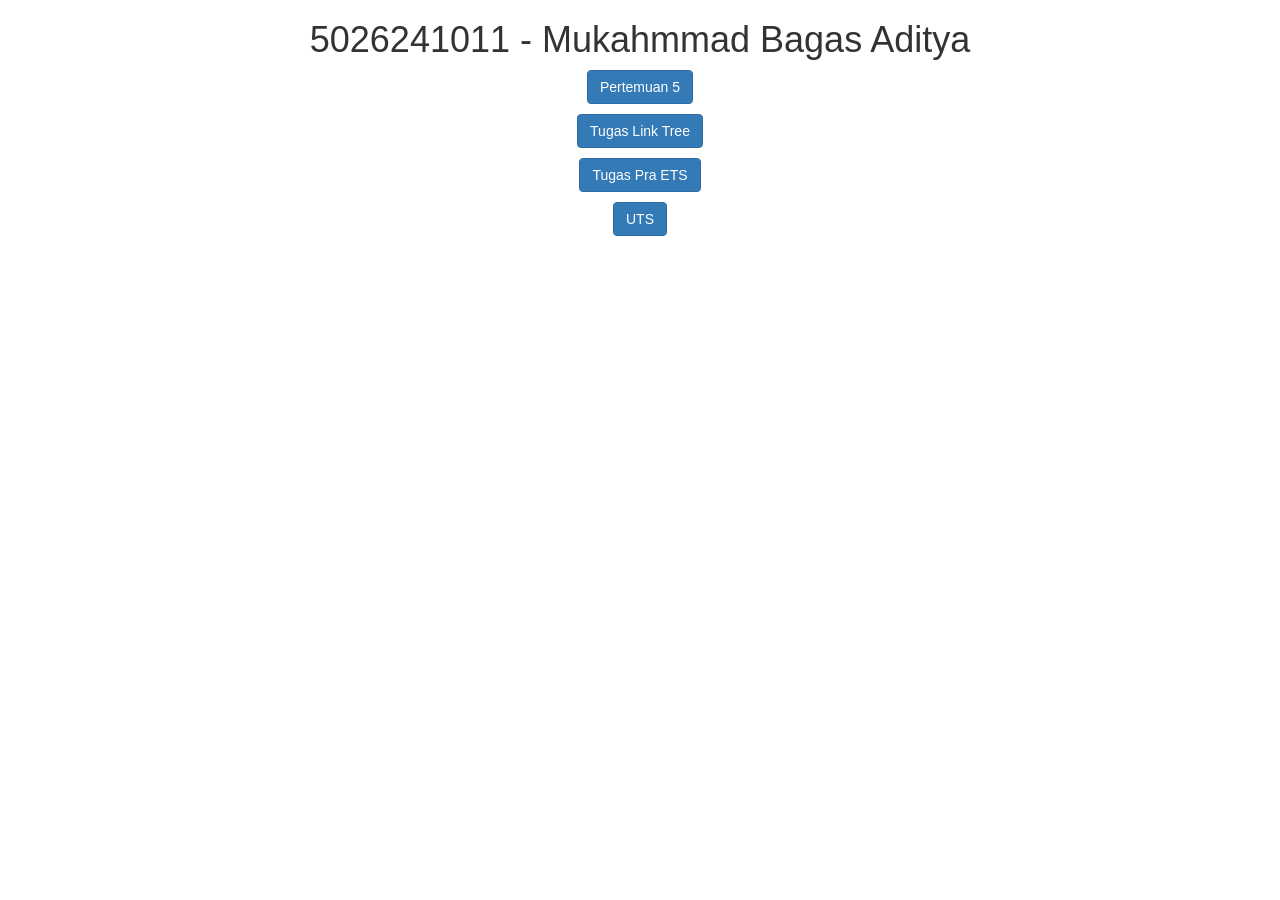
<file: index.html>
<!DOCTYPE html>
<html lang="id">
<head>
  <title>5026241011</title>
  <meta charset="utf-8">
  <meta name="viewport" content="width=device-width, initial-scale=1">
  <link rel="stylesheet" href="https://maxcdn.bootstrapcdn.com/bootstrap/3.4.1/css/bootstrap.min.css">
  <script src="https://ajax.googleapis.com/ajax/libs/jquery/3.7.1/jquery.min.js"></script>
  <script src="https://maxcdn.bootstrapcdn.com/bootstrap/3.4.1/js/bootstrap.min.js"></script>
  
  <style>
  
  </style>

</head>

<body>

  <div class="container-custom">
    <center>
        <h1>5026241011 - Mukahmmad Bagas Aditya</h1>
        <p>
            <a href="pertemuan5.html" target="_blank" class="btn btn-primary">
                Pertemuan 5
            </a>
        </p>
        <p>
            <a href="linktree.html" target="_blank" class="btn btn-primary">
                Tugas Link Tree
            </a>
        </p>
        <p>
            <a href="tugas_ets.html" target="_blank" class="btn btn-primary">
                Tugas Pra ETS
            </a>
        </p>
        <p>
            <a href=" " target="_blank" class="btn btn-primary">
                UTS
            </a>
        </p>
    </center>
  </div>

</body>

</html>
</file>
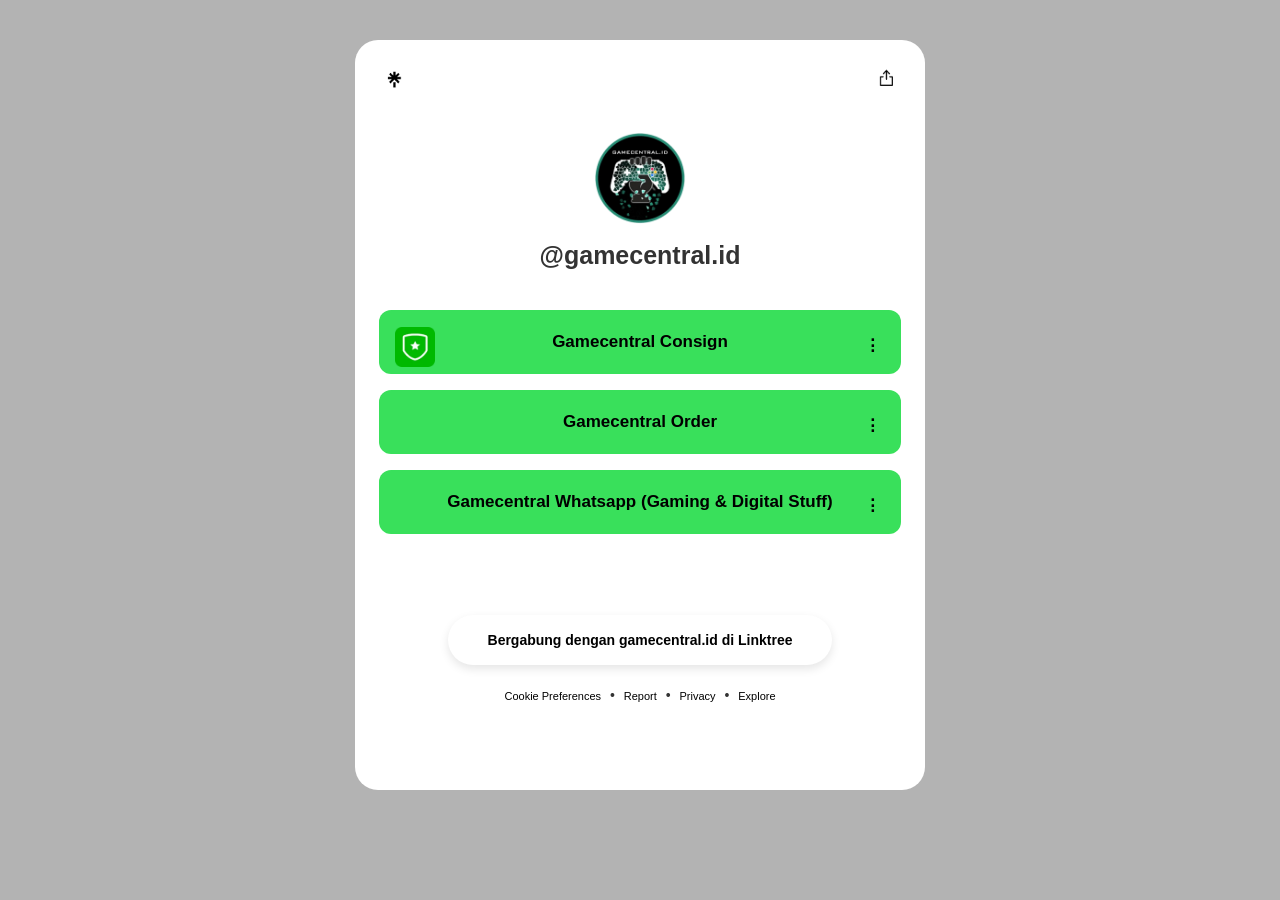
<file: linktree.html>
<!DOCTYPE html>
<html lang="id">
<head>
  <title>5026241011</title>
  <meta charset="utf-8">
  <meta name="viewport" content="width=device-width, initial-scale=1">
  <link rel="stylesheet" href="https://maxcdn.bootstrapcdn.com/bootstrap/3.4.1/css/bootstrap.min.css">
  <script src="https://ajax.googleapis.com/ajax/libs/jquery/3.7.1/jquery.min.js"></script>
  <script src="https://maxcdn.bootstrapcdn.com/bootstrap/3.4.1/js/bootstrap.min.js"></script>
  
    <style>
        * {
            margin: 0;
            padding: 0;
            box-sizing: border-box;
            font-family: Arial, sans-serif;
        }

        body {
            background-color: #b3b3b3; 
            padding: 40px 0; 
        }

        /*-- KOTAK UTAMA --*/
        .linktree-container {
            background-color: #ffffff;
            width: 100%; 
            max-width: 570px;
            min-height: 750px;
            margin: 0 auto;
            border-radius: 23px;
            position: relative; 
            overflow: hidden;
            display: flex;
            flex-direction: column;
        }

        /*-- (HEADER) --*/
        .top-nav {
            padding: 24px;
            height: 80px; 
        }

        .icon-left {
            float: left; 
            width: 30px; 
            height: 30px;
            object-fit: contain;
        }

        .icon-right {
            float: right; 
            width: 30px; 
            height: 30px;
            object-fit: contain;
        }

        /*-- PROFIL --*/
        .profile-section {
            text-align: center; 
            margin-top: 10px;
        }

        .profile-image img {
            width: 96px;
            height: 96px;
            border-radius: 50px; 
            border: 2px solid #fff;
        }

        .username {
            margin-top: 16px;
            font-size: 25px;
            font-weight: bold;
        }

        /*-- TOMBOL LINK --*/
        .links-section {
            padding: 30px 24px;
        }

        .link-card {
            display: block; 
            background-color: #39e05b;
            padding: 20px;
            border-radius: 12px;
            text-decoration: none; 
            color: #000;
            margin-bottom: 16px; 
            font-weight: bold;
            font-size: 17px;
            text-align: center;
            position: relative; 
        }

        .link-icon {
            position: absolute; 
            left: 16px; 
            top: 15px; 
        }

        .link-icon img {
            width: 40px; 
            height: 45px;
            object-fit: contain;
        }

        .link-menu {
            position: absolute; 
            right: 20px; 
            top: 24px; 
        }

        /*-- AREA BAWAH (FOOTER) --*/
        .footer-section {
            position: absolute; 
            bottom: 70px;
            width: 100%;
            text-align: center;
            z-index: 2; 
        }

        .join-badge {
            background-color: #ffffff;
            color: #000;
            padding: 15px 40px;
            border-radius: 50px; 
            font-weight: bold;
            font-size: 14px;
            box-shadow: 0 4px 10px rgba(0,0,0,0.1); 
            display: inline-block;
        }

        .footer-links {
            margin-top: 20px; 
            margin-bottom: 15px;
        }

        .footer-links a {
            color: #000;
            font-size: 11px;
            text-decoration: none;
            margin: 0 5px; 
        }
    </style>
</head>

<body>
    <main class="linktree-container">
        
        <header class="top-nav">
            <img class="icon-left" src="Screenshot 2026-04-07 231730.png" alt="Icon Bintang">
            <img class="icon-right" src="image.png" alt="Icon Share">
        </header>

        <section class="profile-section">
            <div class="profile-image">
                <img src="fmDQSvMWRd24fuvpq2I8_4b264c6998b83f0813d7572a5d5594649.webp" alt="Profile Logo">
            </div>
            <h1 class="username">@gamecentral.id</h1>
        </section>

        <section class="links-section">
            <a href="#" class="link-card">
                <div class="link-icon">
                    <img src="5588a9a9-c3da-44f7-b6d6-1d8bd42b261a_f256x256.webp" alt="Shield Icon">
                </div>
                <span class="link-text">Gamecentral Consign</span>
                <div class="link-menu">⋮</div>
            </a>
            
            <a href="#" class="link-card">
                <div class="link-icon empty"></div>
                <span class="link-text">Gamecentral Order</span>
                <div class="link-menu">⋮</div>
            </a>

            <a href="#" class="link-card">
                <div class="link-icon empty"></div>
                <span class="link-text">Gamecentral Whatsapp (Gaming & Digital Stuff)</span>
                <div class="link-menu">⋮</div>
            </a>
        </section>

        <footer class="footer-section">
            <div class="join-badge">Bergabung dengan gamecentral.id di Linktree</div>
            
            <div class="footer-links">
                <a href="#">Cookie Preferences</a> •
                <a href="#">Report</a> •
                <a href="#">Privacy</a> •
                <a href="#">Explore</a>
            </div>
        </footer>

    </main>
</body>
</html>
</file>
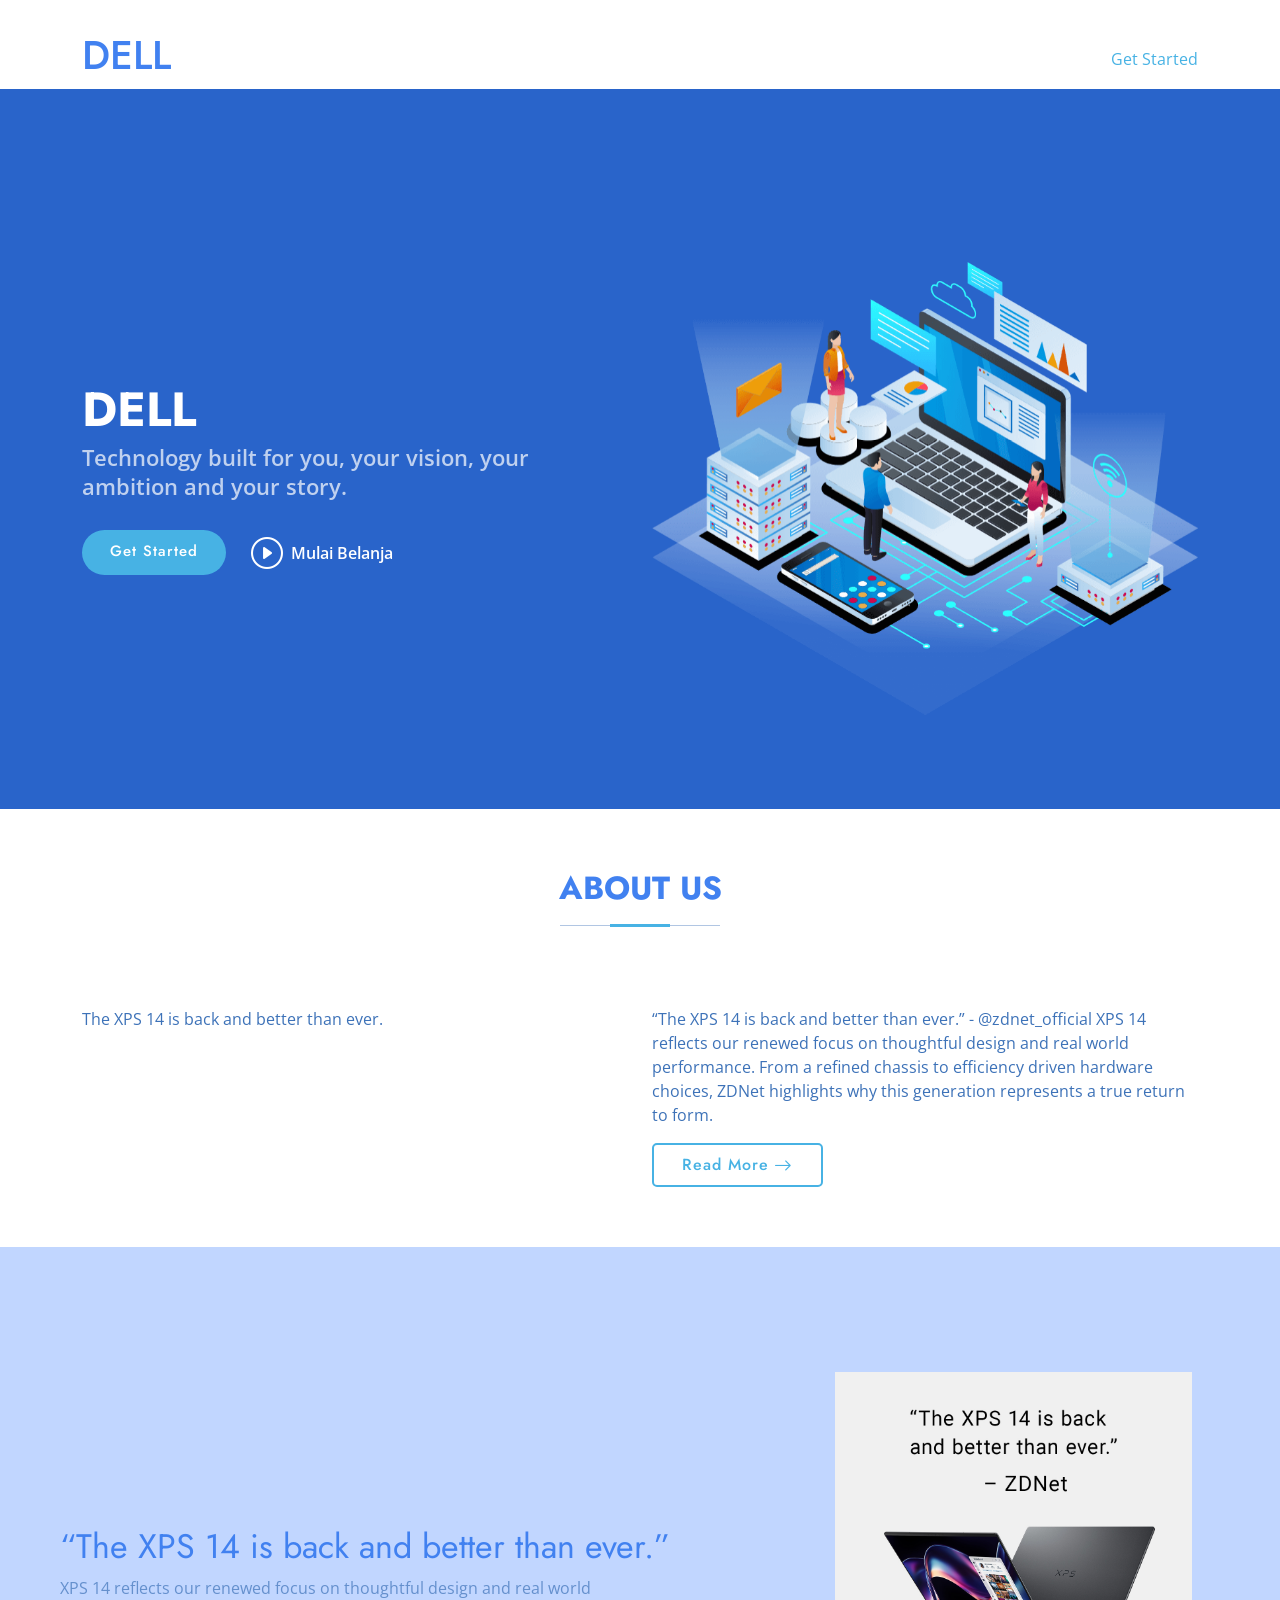
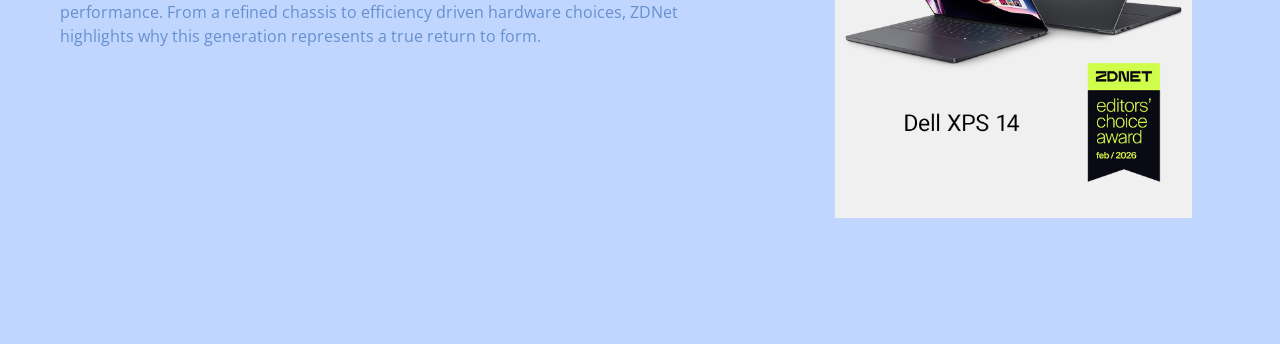
<file: pertemuan5.html>
<!DOCTYPE html>
<html lang="en">

<head>
  <meta charset="utf-8">
  <meta content="width=device-width, initial-scale=1.0" name="viewport">
  <title>DELL</title>
  <meta name="description" content="">
  <meta name="keywords" content="">

  <!-- Favicons -->
  <link href="assets/img/favicon.png" rel="icon">
  <link href="assets/img/apple-touch-icon.png" rel="apple-touch-icon">

  <!-- Fonts -->
  <link href="https://fonts.googleapis.com" rel="preconnect">
  <link href="https://fonts.gstatic.com" rel="preconnect" crossorigin>
  <link href="https://fonts.googleapis.com/css2?family=Open+Sans:ital,wght@0,300;0,400;0,500;0,600;0,700;0,800;1,300;1,400;1,500;1,600;1,700;1,800&family=Poppins:ital,wght@0,100;0,200;0,300;0,400;0,500;0,600;0,700;0,800;0,900;1,100;1,200;1,300;1,400;1,500;1,600;1,700;1,800;1,900&family=Jost:ital,wght@0,100;0,200;0,300;0,400;0,500;0,600;0,700;0,800;0,900;1,100;1,200;1,300;1,400;1,500;1,600;1,700;1,800;1,900&display=swap" rel="stylesheet">

  <!-- Vendor CSS Files -->
  <link href="assets/vendor/bootstrap/css/bootstrap.min.css" rel="stylesheet">
  <link href="assets/vendor/bootstrap-icons/bootstrap-icons.css" rel="stylesheet">
  <link href="assets/vendor/aos/aos.css" rel="stylesheet">
  <link href="assets/vendor/glightbox/css/glightbox.min.css" rel="stylesheet">
  <link href="assets/vendor/swiper/swiper-bundle.min.css" rel="stylesheet">

  <!-- Main CSS File -->
  <link href="assets/css/main.css" rel="stylesheet">
  
  <!-- =======================================================
  * Template Name: Arsha
  * Template URL: https://bootstrapmade.com/arsha-free-bootstrap-html-template-corporate/
  * Updated: Feb 22 2025 with Bootstrap v5.3.3
  * Author: BootstrapMade.com
  * License: https://bootstrapmade.com/license/
  ======================================================== -->
</head>

<body class="index-page">

    <header id="header" class="header d-flex align-items-center sticky-top">
    </header>
        <div class="container-fluid container-xl position-relative d-flex align-items-center">

        <a href="index.html" class="logo d-flex align-items-center me-auto">
            <!-- Uncomment the line below if you also wish to use an image logo -->
            <!-- <img src="assets/img/logo.webp" alt=""> -->
            <h1 class="sitename">DELL</h1>
        </a>

        <nav id="navmenu" class="navmenu">
            <ul>
                <li><a href="#header">Home</a></li>
                <li><a href="#about">About</a></li>
                <li><a href="#services">Services</a></li>
            </ul>
            <i class="mobile-nav-toggle d-xl-none bi bi-list"></i>
        </nav>

        <a class="btn-getstarted" href="#about">Get Started</a>

        </div>
    </header>

    <main class="main">

    <!-- Header Section -->
    <section id="header" class="hero section dark-background">

      <div class="container">
        <div class="row gy-4">
          <div class="col-lg-6 order-2 order-lg-1 d-flex flex-column justify-content-center" data-aos="zoom-out">
            <h1>DELL</h1>
            <p>Technology built for you, your vision, your ambition and your story. </p>
            <div class="d-flex">
              <a href="#about" class="btn-get-started">Get Started</a>
              <a href="https://www.youtube.com/watch?v=Y7f98aduVJ8" class="glightbox btn-watch-video d-flex align-items-center"><i class="bi bi-play-circle"></i><span>Mulai Belanja</span></a>
            </div>
          </div>
          <div class="col-lg-6 order-1 order-lg-2 hero-img" data-aos="zoom-out" data-aos-delay="200">
            <img src="assets/img/hero-img.png" class="img-fluid animated" alt="">
          </div>
        </div>
      </div>
    </section><!-- /Header Section -->

      <section id="about" class="about section">

      <!-- Section Title -->
      <div class="container section-title" data-aos="fade-up">
        <h2>About Us</h2>
      </div><!-- End Section Title -->

      <div class="container">

        <div class="row gy-4">

          <div class="col-lg-6 content" data-aos="fade-up" data-aos-delay="100">
            <p>
              The XPS 14 is back and better than ever.
            </p>
          </div>

          <div class="col-lg-6" data-aos="fade-up" data-aos-delay="200">
            <p>“The XPS 14 is back and better than ever.” - @zdnet_official

XPS 14 reflects our renewed focus on thoughtful design and real world performance. From a refined chassis to efficiency driven hardware choices, ZDNet highlights why this generation represents a true return to form. </p>
            <a href="#" class="read-more"><span>Read More</span><i class="bi bi-arrow-right"></i></a>
          </div>

        </div>

      </div>

    </section><!-- /About Section -->

        <!-- laptop Section -->
    <section id="laptop" class="section why-us light-background" data-builder="section">

      <div class="container-fluid">

        <div class="row gy-4">

          <div class="col-lg-7 d-flex flex-column justify-content-center order-2 order-lg-1">

            <div class="content px-xl-5" data-aos="fade-up" data-aos-delay="100">
              <h3>“The XPS 14 is back and better than ever.”</h3>

<p>XPS 14 reflects our renewed focus on thoughtful design and real world performance. From a refined chassis to efficiency driven hardware choices, ZDNet highlights why this generation represents a true return to form. </p>
            </div>

          </div>

          <div class="col-lg-5 order-1 order-lg-2 why-us-img">
            <img src="dell_post_3_18_2026_8_12_31 PM3855567990432234560.jpg" class="img-fluid" alt="" data-aos="zoom-in" data-aos-delay="100">
          </div>
        </div>

      </div>

    </section><!-- /Why Us Section -->

    </main>



        <!-- Scroll Top -->
        <a href="#" id="scroll-top" class="scroll-top d-flex align-items-center justify-content-center"><i class="bi bi-arrow-up-short"></i></a>

        <!-- Preloader -->
        <div id="preloader"></div>

        <!-- Vendor JS Files -->
        <script src="assets/vendor/bootstrap/js/bootstrap.bundle.min.js"></script>
        <script src="assets/vendor/php-email-form/validate.js"></script>
        <script src="assets/vendor/aos/aos.js"></script>
        <script src="assets/vendor/glightbox/js/glightbox.min.js"></script>
        <script src="assets/vendor/swiper/swiper-bundle.min.js"></script>
        <script src="assets/vendor/waypoints/noframework.waypoints.js"></script>
        <script src="assets/vendor/imagesloaded/imagesloaded.pkgd.min.js"></script>
        <script src="assets/vendor/isotope-layout/isotope.pkgd.min.js"></script>

        <!-- Main JS File -->
        <script src="assets/js/main.js"></script>


</body>

</html>
</file>
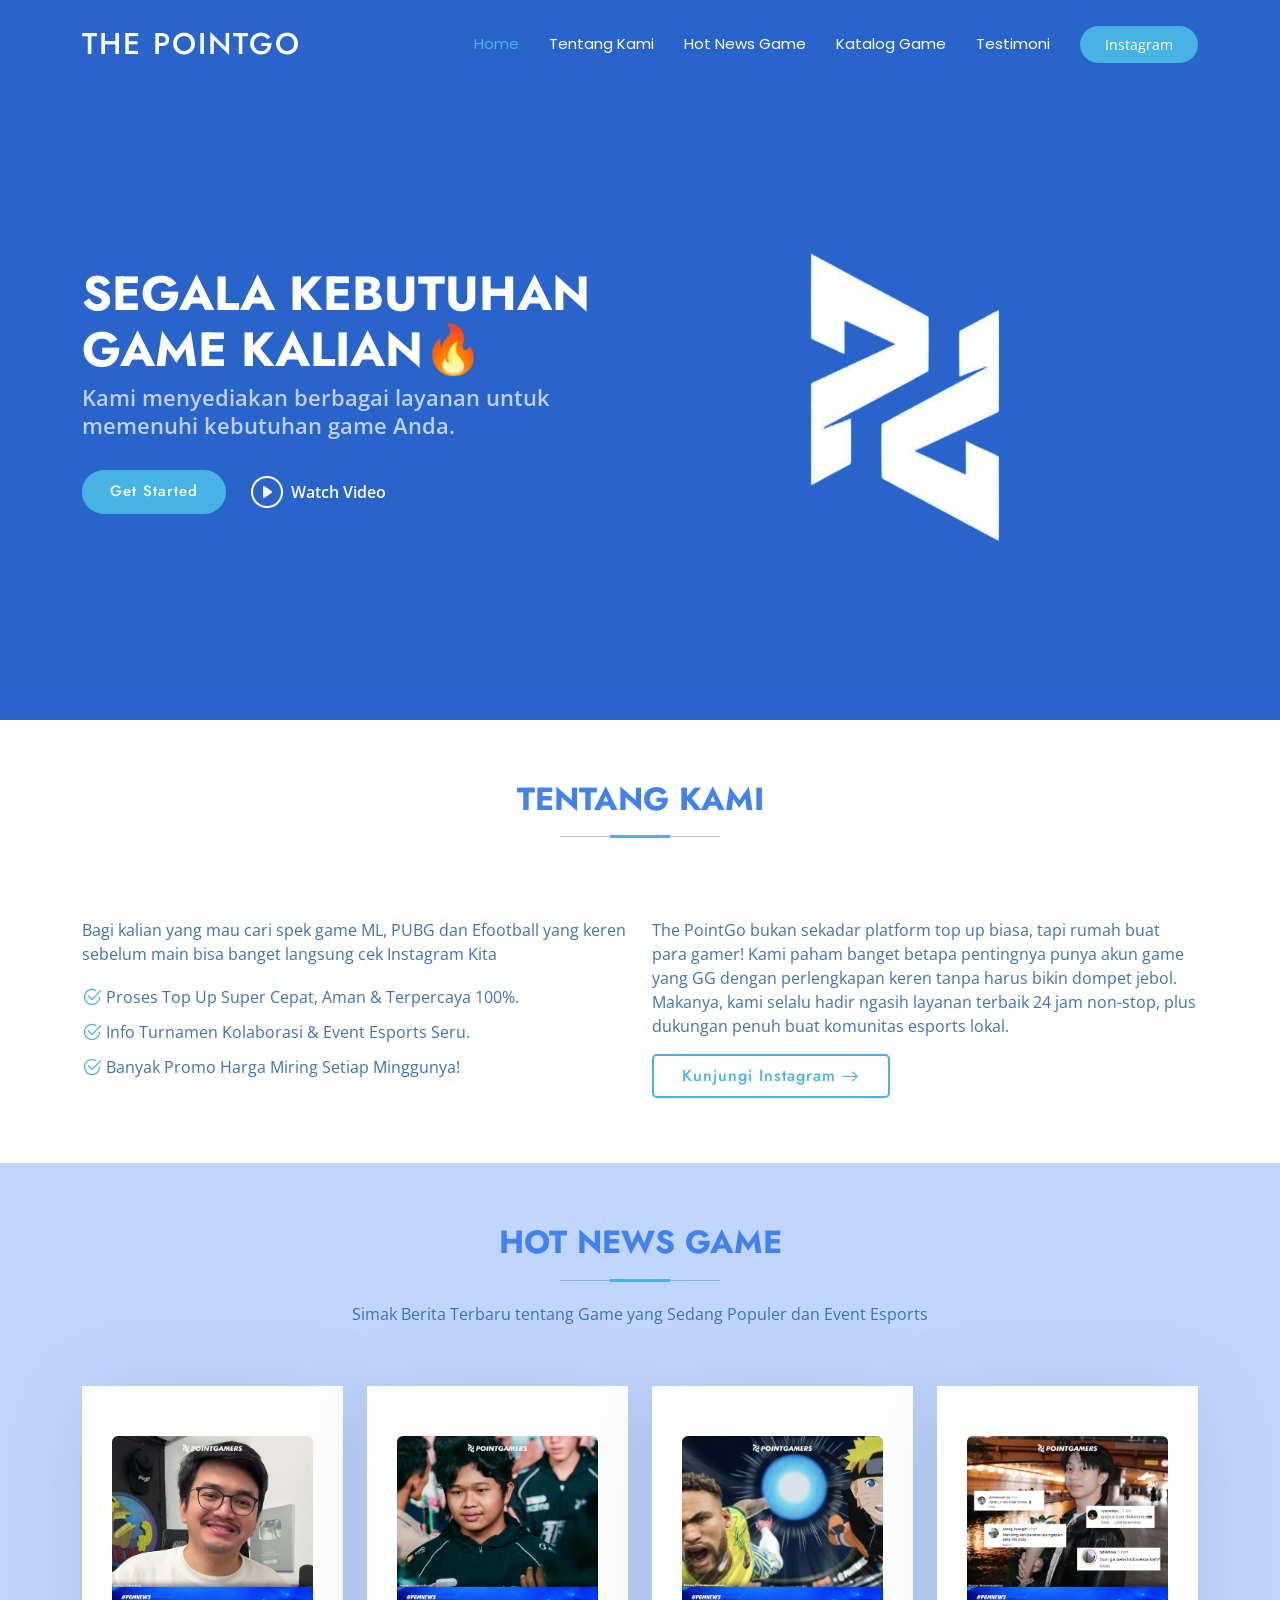
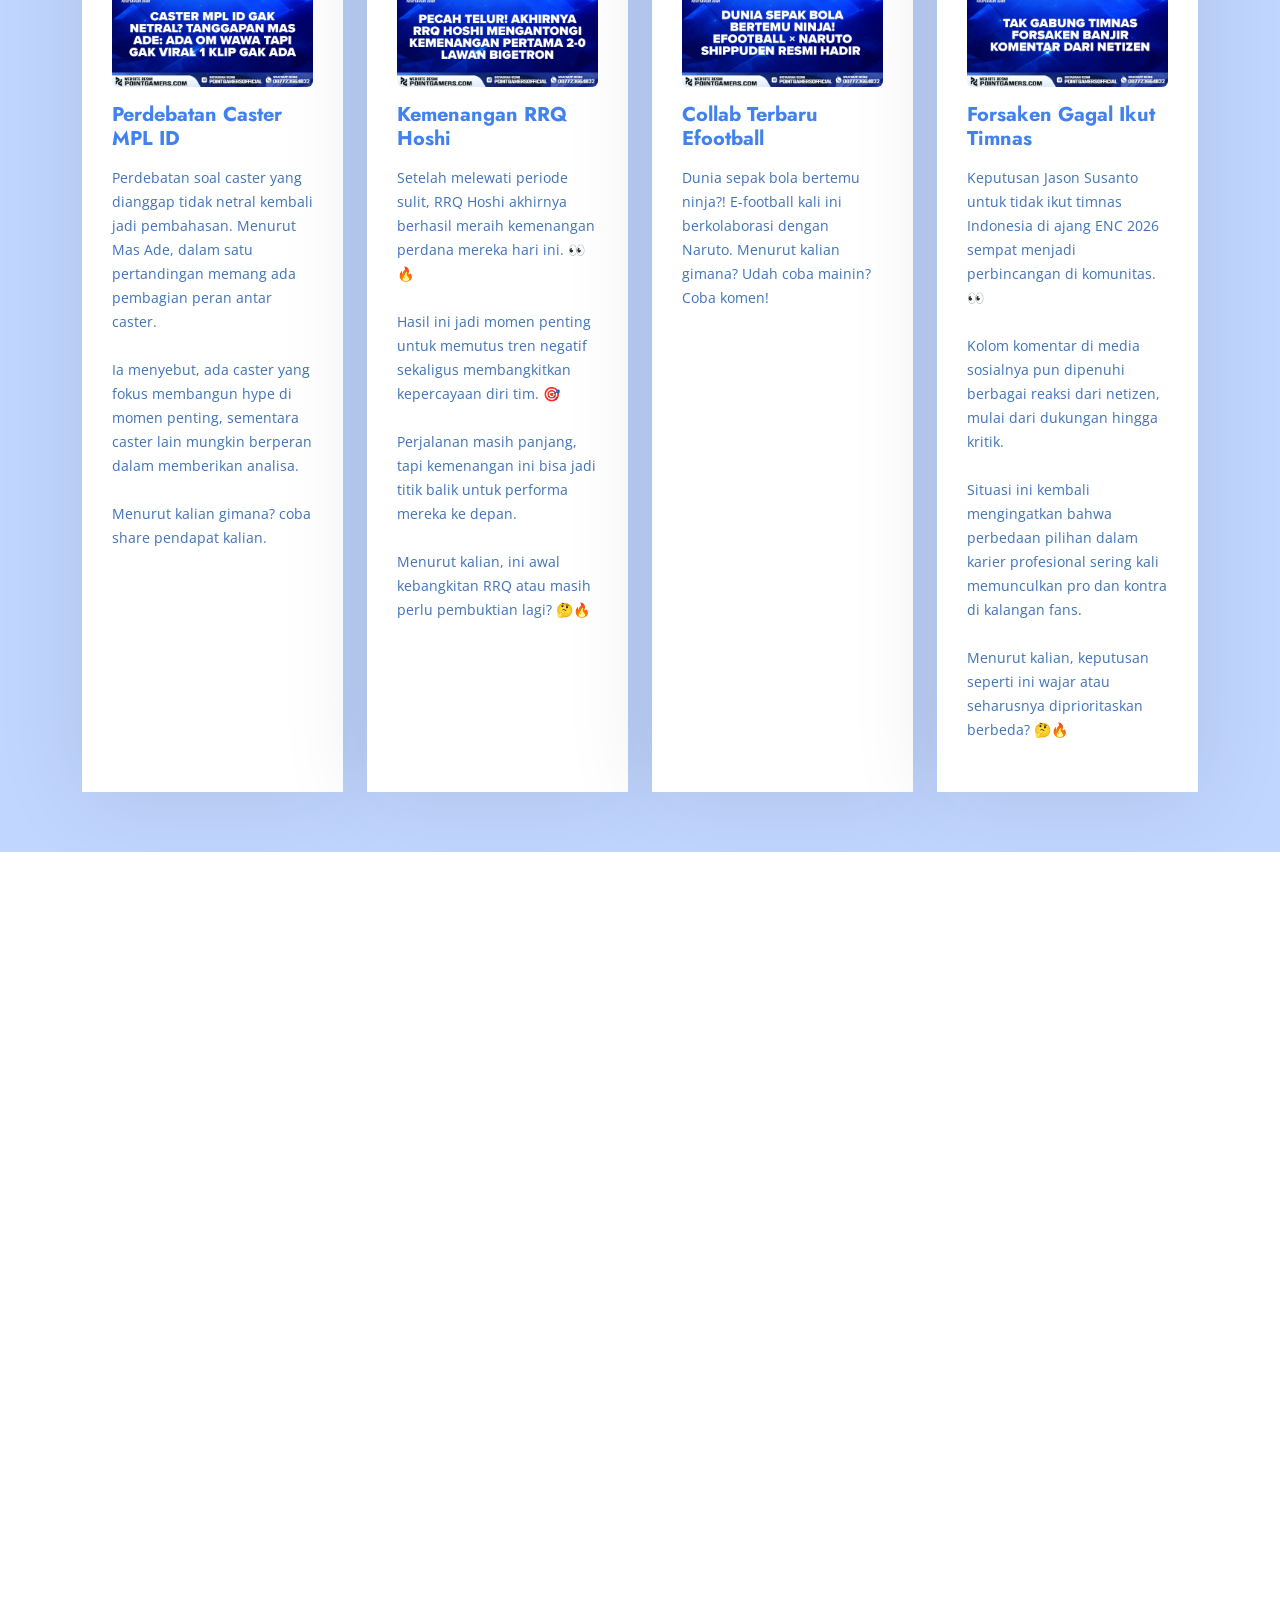
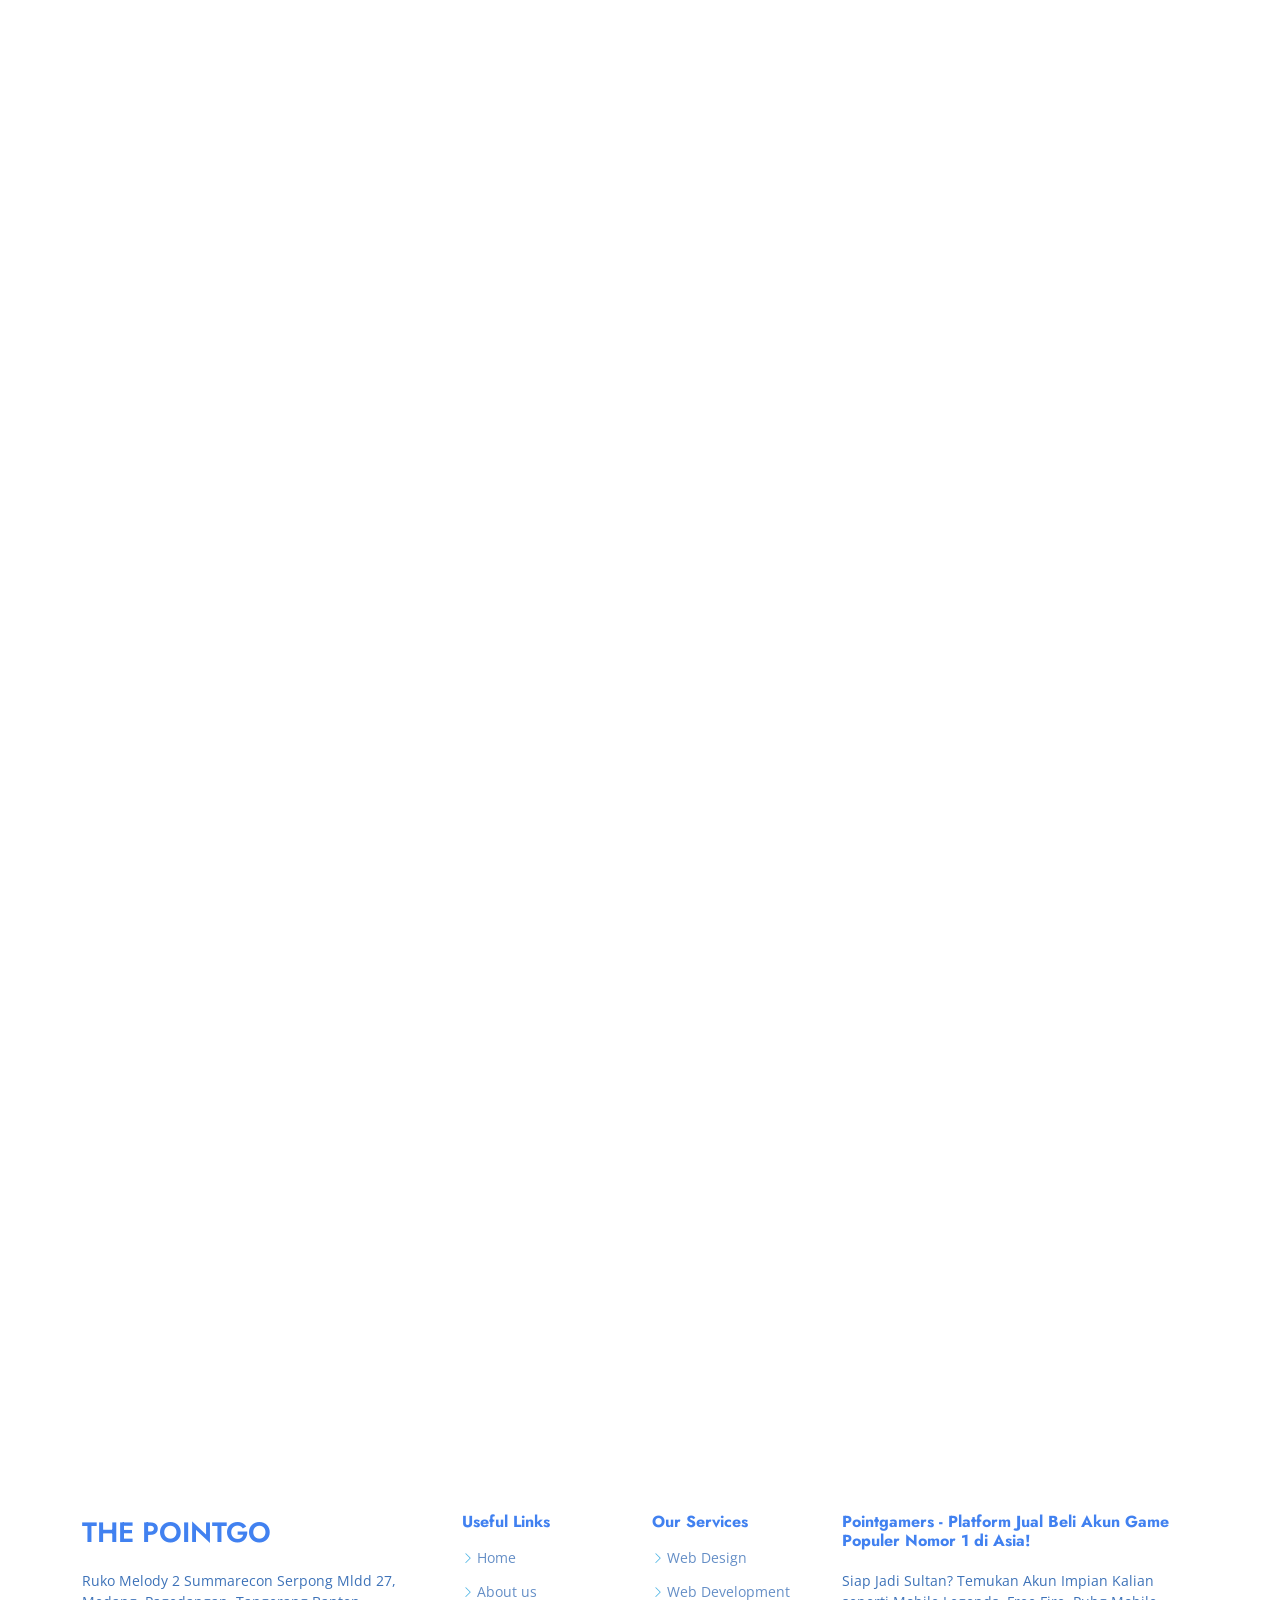
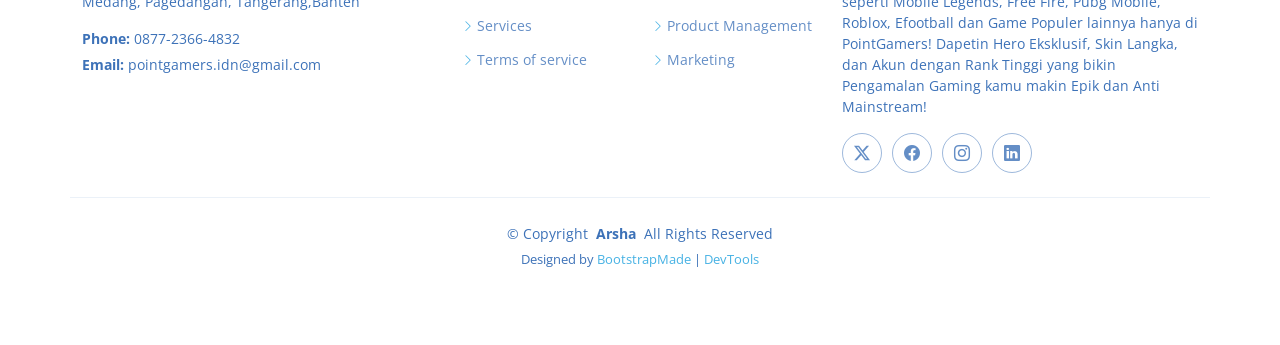
<file: tugas_ets.html>
<!DOCTYPE html>
<html lang="en">

<head>
  <meta charset="utf-8">
  <meta content="width=device-width, initial-scale=1.0" name="viewport">
  <title>Index - Arsha Bootstrap Template</title>
  <meta name="description" content="">
  <meta name="keywords" content="">

  <!-- Favicons -->
  <link href="assets/img/favicon.png" rel="icon">
  <link href="assets/img/apple-touch-icon.png" rel="apple-touch-icon">

  <!-- Fonts -->
  <link href="https://fonts.googleapis.com" rel="preconnect">
  <link href="https://fonts.gstatic.com" rel="preconnect" crossorigin>
  <link href="https://fonts.googleapis.com/css2?family=Open+Sans:ital,wght@0,300;0,400;0,500;0,600;0,700;0,800;1,300;1,400;1,500;1,600;1,700;1,800&family=Poppins:ital,wght@0,100;0,200;0,300;0,400;0,500;0,600;0,700;0,800;0,900;1,100;1,200;1,300;1,400;1,500;1,600;1,700;1,800;1,900&family=Jost:ital,wght@0,100;0,200;0,300;0,400;0,500;0,600;0,700;0,800;0,900;1,100;1,200;1,300;1,400;1,500;1,600;1,700;1,800;1,900&display=swap" rel="stylesheet">

  <!-- Vendor CSS Files -->
  <link href="assets/vendor/bootstrap/css/bootstrap.min.css" rel="stylesheet">
  <link href="assets/vendor/bootstrap-icons/bootstrap-icons.css" rel="stylesheet">
  <link href="assets/vendor/aos/aos.css" rel="stylesheet">
  <link href="assets/vendor/glightbox/css/glightbox.min.css" rel="stylesheet">
  <link href="assets/vendor/swiper/swiper-bundle.min.css" rel="stylesheet">

  <!-- Main CSS File -->
  <link href="assets/css/main.css" rel="stylesheet">

  <!-- =======================================================
  * Template Name: Arsha
  * Template URL: https://bootstrapmade.com/arsha-free-bootstrap-html-template-corporate/
  * Updated: Feb 22 2025 with Bootstrap v5.3.3
  * Author: BootstrapMade.com
  * License: https://bootstrapmade.com/license/
  ======================================================== -->
</head>

<body class="index-page">

    <header id="header" class="header d-flex align-items-center fixed-top">
        <div class="container-fluid container-xl position-relative d-flex align-items-center">

        <a href="index.html" class="logo d-flex align-items-center me-auto">
            <!-- Uncomment the line below if you also wish to use an image logo -->
            <!-- <img src="assets/img/logo.webp" alt=""> -->
            <h1 class="sitename">The PointGo</h1>
        </a>

        <nav id="navmenu" class="navmenu">
            <ul>
            <li><a href="#hero" class="active">Home</a></li>
            <li><a href="#about">Tentang Kami</a></li>
            <li><a href="#services">Hot News Game</a></li>
            <li><a href="#portfolio">Katalog Game</a></li>
            <li><a href="#testimonials">Testimoni</a></li>
            </ul>
            <i class="mobile-nav-toggle d-xl-none bi bi-list"></i>
        </nav>

        <a class="btn-getstarted" href="https://www.instagram.com/pointgo.id/" target="_blank">Instagram</a>

        </div>
    </header>

    <main class="main">
            <!-- Hero Section -->
        <section id="hero" class="hero section dark-background">

        <div class="container">
            <div class="row gy-4">
            <div class="col-lg-6 order-2 order-lg-1 d-flex flex-column justify-content-center" data-aos="zoom-out">
                <h1>SEGALA KEBUTUHAN GAME KALIAN🔥</h1>
                <p>Kami menyediakan berbagai layanan untuk memenuhi kebutuhan game Anda.</p>
                <div class="d-flex">
                <a href="#about" class="btn-get-started">Get Started</a>
                <a href="https://www.youtube.com/watch?v=Y7f98aduVJ8" class="glightbox btn-watch-video d-flex align-items-center"><i class="bi bi-play-circle"></i><span>Watch Video</span></a>
                </div>
            </div>
            <div class="col-lg-6 order-1 order-lg-2 hero-img" data-aos="zoom-out" data-aos-delay="200">
                <img src="670783073_18101173546952043_2255328859609538940_n-removebg-preview.png" class="img-fluid animated" alt="">
            </div>
            </div>
        </div>

        </section><!-- /Hero Section -->

    <!-- About Section -->
    <section id="about" class="about section">

      <!-- Section Title -->
      <div class="container section-title" data-aos="fade-up">
        <h2>Tentang Kami</h2>
      </div><!-- End Section Title -->

      <div class="container">

        <div class="row gy-4">

          <div class="col-lg-6 content" data-aos="fade-up" data-aos-delay="100">
            <p>
              Bagi kalian yang mau cari spek game ML, PUBG dan Efootball yang keren sebelum main bisa banget langsung cek Instagram Kita
            </p>
            <ul>
              <li><i class="bi bi-check2-circle"></i> <span>Proses Top Up Super Cepat, Aman & Terpercaya 100%.</span></li>
              <li><i class="bi bi-check2-circle"></i> <span>Info Turnamen Kolaborasi & Event Esports Seru.</span></li>
              <li><i class="bi bi-check2-circle"></i> <span>Banyak Promo Harga Miring Setiap Minggunya!</span></li>
            </ul>
          </div>

          <div class="col-lg-6" data-aos="fade-up" data-aos-delay="200">
            <p>The PointGo bukan sekadar platform top up biasa, tapi rumah buat para gamer! Kami paham banget betapa pentingnya punya akun game yang GG dengan perlengkapan keren tanpa harus bikin dompet jebol. Makanya, kami selalu hadir ngasih layanan terbaik 24 jam non-stop, plus dukungan penuh buat komunitas esports lokal.</p>
            <a href="https://www.instagram.com/pointgo.id/" target="_blank" class="read-more"><span>Kunjungi Instagram</span><i class="bi bi-arrow-right"></i></a>
          </div>

        </div>

      </div>

    </section><!-- /About Section -->

    <!-- Services Section -->
    <section id="services" class="services section light-background">

      <!-- Section Title -->
      <div class="container section-title" data-aos="fade-up">
        <h2>Hot News Game</h2>
        <p>Simak Berita Terbaru tentang Game yang Sedang Populer dan Event Esports</p>
      </div><!-- End Section Title -->

      <div class="container">

        <div class="row gy-4">

          <div class="col-xl-3 col-md-6 d-flex" data-aos="fade-up" data-aos-delay="100">
            <div class="service-item position-relative">
              <img src="pointgamersofficial_post_5_2_2026_2_10_33 PM3887999929524629783.webp" class="img-fluid mb-3 rounded" alt="Berita">
              <h4><a href="" class="stretched-link">Perdebatan Caster MPL ID</a></h4>
              <p>Perdebatan soal caster yang dianggap tidak netral kembali jadi pembahasan. Menurut Mas Ade, dalam satu pertandingan memang ada pembagian peran antar caster.
                <br><br>
                Ia menyebut, ada caster yang fokus membangun hype di momen penting, sementara caster lain mungkin berperan dalam memberikan analisa.
                <br><br>
                Menurut kalian gimana? coba share pendapat kalian.
            </p>
            </div>
          </div><!-- End Service Item -->

          <div class="col-xl-3 col-md-6 d-flex" data-aos="fade-up" data-aos-delay="200">
            <div class="service-item position-relative">
              <img src="pointgamersofficial_post_5_2_2026_10_55_26 PM3888264692708392914.webp" class="img-fluid mb-3 rounded" alt="Berita">
              <h4><a href="" class="stretched-link">Kemenangan RRQ Hoshi</a></h4>
              <p>Setelah melewati periode sulit, RRQ Hoshi akhirnya berhasil meraih kemenangan perdana mereka hari ini. 👀🔥
                <br><br>
              Hasil ini jadi momen penting untuk memutus tren negatif sekaligus membangkitkan kepercayaan diri tim. 🎯
                <br><br>
              Perjalanan masih panjang, tapi kemenangan ini bisa jadi titik balik untuk performa mereka ke depan.
                <br><br>
            Menurut kalian, ini awal kebangkitan RRQ atau masih perlu pembuktian lagi? 🤔🔥</p>
            </div>
          </div><!-- End Service Item -->

          <div class="col-xl-3 col-md-6 d-flex" data-aos="fade-up" data-aos-delay="300">
            <div class="service-item position-relative">
              <img src="pointgamersofficial_post_5_4_2026_2_02_32 AM3889082825828404127.webp" class="img-fluid mb-3 rounded" alt="Berita">
              <h4><a href="" class="stretched-link">Collab Terbaru Efootball</a></h4>
              <p>Dunia sepak bola bertemu ninja?! E-football kali ini berkolaborasi dengan Naruto. Menurut kalian gimana? Udah coba mainin? Coba komen!</p>
            </div>
          </div><!-- End Service Item -->

          <div class="col-xl-3 col-md-6 d-flex" data-aos="fade-up" data-aos-delay="400">
            <div class="service-item position-relative">
                <img src="pointgamersofficial_post_5_5_2026_10_45_50 PM3890434443584536993.webp" class="img-fluid mb-3 rounded" alt="Berita">
                <h4><a href="" class="stretched-link">Forsaken Gagal Ikut Timnas</a></h4>
                
                <!-- Jadikan satu tag p, pisah pakai br -->
                <p>
                Keputusan Jason Susanto untuk tidak ikut timnas Indonesia di ajang ENC 2026 sempat menjadi perbincangan di komunitas. 👀
                <br><br>
                Kolom komentar di media sosialnya pun dipenuhi berbagai reaksi dari netizen, mulai dari dukungan hingga kritik.
                <br><br>
                Situasi ini kembali mengingatkan bahwa perbedaan pilihan dalam karier profesional sering kali memunculkan pro dan kontra di kalangan fans.
                <br><br>
                Menurut kalian, keputusan seperti ini wajar atau seharusnya diprioritaskan berbeda? 🤔🔥
                </p>

            </div>
            </div><!-- End Service Item -->

        </div>

      </div>

    </section><!-- /Services Section -->

     <!-- Portfolio Section -->
    <section id="portfolio" class="portfolio section">

      <!-- Section Title -->
      <div class="container section-title" data-aos="fade-up">
        <h2>Katalog Game</h2>
        <p>Yuk lihat game-game terbaru!</p>
      </div><!-- End Section Title -->

      <div class="container">

        <div class="isotope-layout" data-default-filter="*" data-layout="masonry" data-sort="original-order">

          <ul class="portfolio-filters isotope-filters" data-aos="fade-up" data-aos-delay="100">
            <li data-filter="*" class="filter-active">All</li>
            <li data-filter=".filter-app">Mobile Legend</li>
            <li data-filter=".filter-product">PUBG</li>
            <li data-filter=".filter-branding">Efootball</li>
          </ul><!-- End Portfolio Filters -->

          <div class="row gy-4 isotope-container" data-aos="fade-up" data-aos-delay="200">

            <div class="col-lg-4 col-md-6 portfolio-item isotope-item filter-branding">
              <img src="pgm.info_post_5_5_2026_7_57_20 PM3890349649979193293.jpg" class="img-fluid" alt="">
              <div class="portfolio-info">
                <h4>Efootball</h4>
                <p>Rp 1.000.000</p>
                <a href="assets/img/portfolio/portfolio-portrait-1.webp" title="App 1" data-gallery="portfolio-gallery-app" class="glightbox preview-link"><i class="bi bi-zoom-in"></i></a>
                <a href="portfolio-details.html" title="More Details" class="details-link"><i class="bi bi-link-45deg"></i></a>
              </div>
            </div><!-- End Portfolio Item -->

            <div class="col-lg-4 col-md-6 portfolio-item isotope-item filter-branding">
              <img src="pgm.info_post_5_5_2026_7_57_20 PM3890349650046292536.jpg" class="img-fluid" alt="">
              <div class="portfolio-info">
                <h4>Efootball</h4>
                <p>Rp 1.340.000</p>
                <a href="assets/img/portfolio/portfolio-1.webp" title="Product 1" data-gallery="portfolio-gallery-product" class="glightbox preview-link"><i class="bi bi-zoom-in"></i></a>
                <a href="portfolio-details.html" title="More Details" class="details-link"><i class="bi bi-link-45deg"></i></a>
              </div>
            </div><!-- End Portfolio Item -->

            <div class="col-lg-4 col-md-6 portfolio-item isotope-item filter-app">
              <img src="pgm.info_post_5_5_2026_8_27_56 AM3890002273925812463.webp" class="img-fluid" alt="">
              <div class="portfolio-info">
                <h4>Mobile Legend</h4>
                <p>Rp 1.500.000</p>
                <a href="assets/img/portfolio/portfolio-3.webp" title="Branding 1" data-gallery="portfolio-gallery-branding" class="glightbox preview-link"><i class="bi bi-zoom-in"></i></a>
                <a href="portfolio-details.html" title="More Details" class="details-link"><i class="bi bi-link-45deg"></i></a>
              </div>
            </div><!-- End Portfolio Item -->

            <div class="col-lg-4 col-md-6 portfolio-item isotope-item filter-branding">
              <img src="pgm.info_post_5_5_2026_7_57_20 PM3890349650239232496.jpg" class="img-fluid" alt="">
              <div class="portfolio-info">
                <h4>Efootball</h4>
                <p>Rp 900.000</p>
                <a href="assets/img/portfolio/portfolio-4.webp" title="App 2" data-gallery="portfolio-gallery-app" class="glightbox preview-link"><i class="bi bi-zoom-in"></i></a>
                <a href="portfolio-details.html" title="More Details" class="details-link"><i class="bi bi-link-45deg"></i></a>
              </div>
            </div><!-- End Portfolio Item -->

            <div class="col-lg-4 col-md-6 portfolio-item isotope-item filter-product">
              <img src="pgm.info_post_5_5_2026_7_58_17 PM3890350124321448107.jpg" class="img-fluid" alt="">
              <div class="portfolio-info">
                <h4>PUBG</h4>
                <p>Rp 1.200.000</p>
                <a href="assets/img/portfolio/portfolio-portrait-2.webp" title="Product 2" data-gallery="portfolio-gallery-product" class="glightbox preview-link"><i class="bi bi-zoom-in"></i></a>
                <a href="portfolio-details.html" title="More Details" class="details-link"><i class="bi bi-link-45deg"></i></a>
              </div>
            </div><!-- End Portfolio Item -->

            <div class="col-lg-4 col-md-6 portfolio-item isotope-item filter-product">
              <img src="pgm.info_post_5_5_2026_7_58_17 PM3890350124413736381.jpg" class="img-fluid" alt="">
              <div class="portfolio-info">
                <h4>PUBG</h4>
                <p>Rp 1.100.000</p>
                <a href="assets/img/portfolio/portfolio-portrait-3.webp" title="Branding 2" data-gallery="portfolio-gallery-branding" class="glightbox preview-link"><i class="bi bi-zoom-in"></i></a>
                <a href="portfolio-details.html" title="More Details" class="details-link"><i class="bi bi-link-45deg"></i></a>
              </div>
            </div><!-- End Portfolio Item -->

            <div class="col-lg-4 col-md-6 portfolio-item isotope-item filter-product">
              <img src="pgm.info_post_5_5_2026_7_58_17 PM3890350124438897384.jpg" class="img-fluid" alt="">
              <div class="portfolio-info">
                <h4>PUBG</h4>
                <p>Rp 760.000</p>
                <a href="assets/img/portfolio/portfolio-7.webp" title="App 3" data-gallery="portfolio-gallery-app" class="glightbox preview-link"><i class="bi bi-zoom-in"></i></a>
                <a href="portfolio-details.html" title="More Details" class="details-link"><i class="bi bi-link-45deg"></i></a>
              </div>
            </div><!-- End Portfolio Item -->

            <div class="col-lg-4 col-md-6 portfolio-item isotope-item filter-app">
              <img src="pgm.info_post_5_5_2026_8_27_56 AM3890002234121872814.webp" class="img-fluid" alt="">
              <div class="portfolio-info">
                <h4>Mobile Legend</h4>
                <p>Rp 1.120.000</p>
                <a href="assets/img/portfolio/portfolio-8.webp" title="Product 3" data-gallery="portfolio-gallery-product" class="glightbox preview-link"><i class="bi bi-zoom-in"></i></a>
                <a href="portfolio-details.html" title="More Details" class="details-link"><i class="bi bi-link-45deg"></i></a>
              </div>
            </div><!-- End Portfolio Item -->

            <div class="col-lg-4 col-md-6 portfolio-item isotope-item filter-app">
              <img src="pgm.info_post_5_5_2026_8_27_56 AM3890002248307038876.webp" class="img-fluid" alt="">
              <div class="portfolio-info">
                <h4>Mobile Legend</h4>
                <p>Rp 850.000</p>
                <a href="assets/img/portfolio/portfolio-9.webp" title="Branding 2" data-gallery="portfolio-gallery-branding" class="glightbox preview-link"><i class="bi bi-zoom-in"></i></a>
                <a href="portfolio-details.html" title="More Details" class="details-link"><i class="bi bi-link-45deg"></i></a>
              </div>
            </div><!-- End Portfolio Item -->

          </div><!-- End Portfolio Container -->

        </div>

      </div>

    </section><!-- /Portfolio Section -->

    <!-- Testimonials Section -->
    <section id="testimonials" class="testimonials section">

      <!-- Section Title -->
      <div class="container section-title" data-aos="fade-up">
        <h2>Testimoni</h2>
      </div><!-- End Section Title -->

      <div class="container" data-aos="fade-up" data-aos-delay="100">

        <div class="swiper init-swiper">
          <script type="application/json" class="swiper-config">
            {
              "loop": true,
              "speed": 600,
              "autoplay": {
                "delay": 5000
              },
              "slidesPerView": "auto",
              "pagination": {
                "el": ".swiper-pagination",
                "type": "bullets",
                "clickable": true
              }
            }
          </script>
          <div class="swiper-wrapper">

            <div class="swiper-slide">
              <div class="testimonial-item">
                <h1>Gyzen</h1>
                <h4>Pro Player FF</h4>
                <p>
                  <i class="bi bi-quote quote-icon-left"></i>
                  <span>POINTGAMERS udah gausa diraguin lagi, 1000% terpercaya, proses cepet, pelayanan bintang 5 pokonya 🤩</span>
                  <i class="bi bi-quote quote-icon-right"></i>
                </p>
              </div>
            </div><!-- End testimonial item -->

            <div class="swiper-slide">
              <div class="testimonial-item">
                <h1>FajriTV</h1>
                <h4>Content Creator</h4>
                <p>
                  <i class="bi bi-quote quote-icon-left"></i>
                  <span>Pointgamers menurutku jubel Terbaik karna Adminnya Ramah dan pastinya amanah ya, dan Selama Jadi BA di Pointgamers Aku Nyaman Juga karna orang orang yang ada di pointgamers juga welcome semua dan menerima aku dengan baik.</span>
                  <i class="bi bi-quote quote-icon-right"></i>
                </p>
              </div>
            </div><!-- End testimonial item -->

            <div class="swiper-slide">
              <div class="testimonial-item">
                <h1>Ratu Cypa</h1>
                <h4>Pro Player Wanita FF</h4>
                <p>
                  <i class="bi bi-quote quote-icon-left"></i>
                  <span>Aku sayang banget sama pointgamers karena emang se-amanah itu, semuanya lancar, admin fast respon, nyaman tanpa ribet 💋🥰 CS dan Adminnya aktif banget membantu 🤗💕</span>
                  <i class="bi bi-quote quote-icon-right"></i>
                </p>
              </div>
            </div><!-- End testimonial item -->
            </div>
          <div class="swiper-pagination"></div>
        </div>

      </div>

    </section><!-- /Testimonials Section -->

    </main>

      <footer id="footer" class="footer">

    <div class="container footer-top">
      <div class="row gy-4">
        <div class="col-lg-4 col-md-6 footer-about">
          <a href="index.html" class="d-flex align-items-center">
            <span class="sitename">The PointGo</span>
          </a>
          <div class="footer-contact pt-3">
            <p>Ruko Melody 2 Summarecon Serpong Mldd 27, Medang, Pagedangan, Tangerang,Banten</p>
            <p class="mt-3"><strong>Phone:</strong> <span>0877-2366-4832</span></p>
            <p><strong>Email:</strong> <span>pointgamers.idn@gmail.com</span></p>
          </div>
        </div>

        <div class="col-lg-2 col-md-3 footer-links">
          <h4>Useful Links</h4>
          <ul>
            <li><i class="bi bi-chevron-right"></i> <a href="#">Home</a></li>
            <li><i class="bi bi-chevron-right"></i> <a href="#">About us</a></li>
            <li><i class="bi bi-chevron-right"></i> <a href="#">Services</a></li>
            <li><i class="bi bi-chevron-right"></i> <a href="#">Terms of service</a></li>
          </ul>
        </div>

        <div class="col-lg-2 col-md-3 footer-links">
          <h4>Our Services</h4>
          <ul>
            <li><i class="bi bi-chevron-right"></i> <a href="#">Web Design</a></li>
            <li><i class="bi bi-chevron-right"></i> <a href="#">Web Development</a></li>
            <li><i class="bi bi-chevron-right"></i> <a href="#">Product Management</a></li>
            <li><i class="bi bi-chevron-right"></i> <a href="#">Marketing</a></li>
          </ul>
        </div>

        <div class="col-lg-4 col-md-12">
          <h4>Pointgamers - Platform Jual Beli Akun Game Populer Nomor 1 di Asia!</h4>
          <p>Siap Jadi Sultan? Temukan Akun Impian Kalian seperti Mobile Legends, Free Fire, Pubg Mobile, Roblox, Efootball dan Game Populer lainnya hanya di PointGamers! Dapetin Hero Eksklusif, Skin Langka, dan Akun dengan Rank Tinggi yang bikin Pengamalan Gaming kamu makin Epik dan Anti Mainstream!</p>
          <div class="social-links d-flex">
            <a href=""><i class="bi bi-twitter-x"></i></a>
            <a href=""><i class="bi bi-facebook"></i></a>
            <a href=""><i class="bi bi-instagram"></i></a>
            <a href=""><i class="bi bi-linkedin"></i></a>
          </div>
        </div>

      </div>
    </div>

    <div class="container copyright text-center mt-4">
      <p>© <span>Copyright</span> <strong class="px-1 sitename">Arsha</strong> <span>All Rights Reserved</span></p>
      <div class="credits">
        <!-- All the links in the footer should remain intact. -->
        <!-- You can delete the links only if you've purchased the pro version. -->
        <!-- Licensing information: https://bootstrapmade.com/license/ -->
        <!-- Purchase the pro version with working PHP/AJAX contact form: [buy-url] -->
        Designed by <a href="https://bootstrapmade.com/">BootstrapMade</a> | <a href="https://bootstrapmade.com/tools/">DevTools</a>
      </div>
    </div>

  </footer>

     <!-- Scroll Top -->
  <a href="#" id="scroll-top" class="scroll-top d-flex align-items-center justify-content-center"><i class="bi bi-arrow-up-short"></i></a>

  <!-- Preloader -->
  <div id="preloader"></div>

  <!-- Vendor JS Files -->
  <script src="assets/vendor/bootstrap/js/bootstrap.bundle.min.js"></script>
  <script src="assets/vendor/php-email-form/validate.js"></script>
  <script src="assets/vendor/aos/aos.js"></script>
  <script src="assets/vendor/glightbox/js/glightbox.min.js"></script>
  <script src="assets/vendor/swiper/swiper-bundle.min.js"></script>
  <script src="assets/vendor/waypoints/noframework.waypoints.js"></script>
  <script src="assets/vendor/imagesloaded/imagesloaded.pkgd.min.js"></script>
  <script src="assets/vendor/isotope-layout/isotope.pkgd.min.js"></script>

  <!-- Main JS File -->
  <script src="assets/js/main.js"></script>

</body>

</html>
</file>
<file: assets/css/main.css>
/**
* Template Name: Arsha
* Template URL: https://bootstrapmade.com/arsha-free-bootstrap-html-template-corporate/
* Updated: Feb 22 2025 with Bootstrap v5.3.3
* Author: BootstrapMade.com
* License: https://bootstrapmade.com/license/
*/

/*--------------------------------------------------------------
# Font & Color Variables
# Help: https://bootstrapmade.com/color-system/
--------------------------------------------------------------*/
/* Fonts */
:root {
  --default-font: "Open Sans",  system-ui, -apple-system, "Segoe UI", Roboto, "Helvetica Neue", Arial, "Noto Sans", "Liberation Sans", sans-serif, "Apple Color Emoji", "Segoe UI Emoji", "Segoe UI Symbol", "Noto Color Emoji";
  --heading-font: "Jost",  sans-serif;
  --nav-font: "Poppins",  sans-serif;
}

/* Global Colors - The following color variables are used throughout the website. Updating them here will change the color scheme of the entire website */
:root { 
  --background-color: #ffffff; /* Background color for the entire website, including individual sections */
  --default-color: #3d72b8; /* Default color used for the majority of the text content across the entire website */
  --heading-color: #4181f0; /* Color for headings, subheadings and title throughout the website */
  --accent-color: #47b2e4; /* Accent color that represents your brand on the website. It's used for buttons, links, and other elements that need to stand out */
  --surface-color: #ffffff; /* The surface color is used as a background of boxed elements within sections, such as cards, icon boxes, or other elements that require a visual separation from the global background. */
  --contrast-color: #ffffff; /* Contrast color for text, ensuring readability against backgrounds of accent, heading, or default colors. */
}

/* Nav Menu Colors - The following color variables are used specifically for the navigation menu. They are separate from the global colors to allow for more customization options */
:root {
  --nav-color: #ffffff;  /* The default color of the main navmenu links */
  --nav-hover-color: #47b2e4; /* Applied to main navmenu links when they are hovered over or active */
  --nav-mobile-background-color: #ffffff; /* Used as the background color for mobile navigation menu */
  --nav-dropdown-background-color: #ffffff; /* Used as the background color for dropdown items that appear when hovering over primary navigation items */
  --nav-dropdown-color: #444444; /* Used for navigation links of the dropdown items in the navigation menu. */
  --nav-dropdown-hover-color: #47b2e4; /* Similar to --nav-hover-color, this color is applied to dropdown navigation links when they are hovered over. */
}

/* Color Presets - These classes override global colors when applied to any section or element, providing reuse of the sam color scheme. */

.light-background {
  --background-color: #c1d6ff;
  --surface-color: #ffffff;
}

.dark-background {
  --background-color: #2964ca;
  --default-color: #ffffff;
  --heading-color: #ffffff;
  --surface-color: #4272c4;
  --contrast-color: #ffffff;
}

/* Smooth scroll */
:root {
  scroll-behavior: smooth;
}

/*--------------------------------------------------------------
# General Styling & Shared Classes
--------------------------------------------------------------*/
body {
  color: var(--default-color);
  background-color: var(--background-color);
  font-family: var(--default-font);
}

a {
  color: var(--accent-color);
  text-decoration: none;
  transition: 0.3s;
}

a:hover {
  color: color-mix(in srgb, var(--accent-color), transparent 25%);
  text-decoration: none;
}

h1,
h2,
h3,
h4,
h5,
h6 {
  color: var(--heading-color);
  font-family: var(--heading-font);
}

/* PHP Email Form Messages
------------------------------*/
.php-email-form .error-message {
  display: none;
  background: #df1529;
  color: #ffffff;
  text-align: left;
  padding: 15px;
  margin-bottom: 24px;
  font-weight: 600;
}

.php-email-form .sent-message {
  display: none;
  color: #ffffff;
  background: #059652;
  text-align: center;
  padding: 15px;
  margin-bottom: 24px;
  font-weight: 600;
}

.php-email-form .loading {
  display: none;
  background: var(--surface-color);
  text-align: center;
  padding: 15px;
  margin-bottom: 24px;
}

.php-email-form .loading:before {
  content: "";
  display: inline-block;
  border-radius: 50%;
  width: 24px;
  height: 24px;
  margin: 0 10px -6px 0;
  border: 3px solid var(--accent-color);
  border-top-color: var(--surface-color);
  animation: php-email-form-loading 1s linear infinite;
}

@keyframes php-email-form-loading {
  0% {
    transform: rotate(0deg);
  }

  100% {
    transform: rotate(360deg);
  }
}

/*--------------------------------------------------------------
# Global Header
--------------------------------------------------------------*/
.header {
  --background-color: #4878d0;
  --heading-color: #ffffff;
  color: var(--default-color);
  background-color: var(--background-color);
  padding: 15px 0;
  transition: all 0.5s;
  z-index: 997;
}

.header .logo {
  line-height: 1;
}

.header .logo img {
  max-height: 36px;
  margin-right: 8px;
}

.header .logo h1 {
  font-size: 30px;
  margin: 0;
  font-weight: 500;
  color: var(--heading-color);
  letter-spacing: 2px;
  text-transform: uppercase;
}

.header .btn-getstarted,
.header .btn-getstarted:focus {
  color: var(--contrast-color);
  background: var(--accent-color);
  font-size: 14px;
  padding: 8px 25px;
  margin: 0 0 0 30px;
  border-radius: 50px;
  transition: 0.3s;
}

.header .btn-getstarted:hover,
.header .btn-getstarted:focus:hover {
  color: var(--contrast-color);
  background: color-mix(in srgb, var(--accent-color), transparent 15%);
}

@media (max-width: 1200px) {
  .header .logo {
    order: 1;
  }

  .header .btn-getstarted {
    order: 2;
    margin: 0 15px 0 0;
    padding: 6px 15px;
  }

  .header .navmenu {
    order: 3;
  }
}

/* Index Page Header
------------------------------*/
.index-page .header {
  --background-color: rgba(255, 255, 255, 0);
  --heading-color: #ffffff;
  --nav-color: #ffffff;
}

/* Index Page Header on Scroll
------------------------------*/
.index-page.scrolled .header {
  --background-color: rgba(40, 58, 90, 0.9);
}

/*--------------------------------------------------------------
# Navigation Menu
--------------------------------------------------------------*/
/* Desktop Navigation */
@media (min-width: 1200px) {
  .navmenu {
    padding: 0;
  }

  .navmenu ul {
    margin: 0;
    padding: 0;
    display: flex;
    list-style: none;
    align-items: center;
  }

  .navmenu li {
    position: relative;
  }

  .navmenu a,
  .navmenu a:focus {
    color: var(--nav-color);
    padding: 18px 15px;
    font-size: 15px;
    font-family: var(--nav-font);
    font-weight: 400;
    display: flex;
    align-items: center;
    justify-content: space-between;
    white-space: nowrap;
    transition: 0.3s;
  }

  .navmenu a i,
  .navmenu a:focus i {
    font-size: 12px;
    line-height: 0;
    margin-left: 5px;
    transition: 0.3s;
  }

  .navmenu li:last-child a {
    padding-right: 0;
  }

  .navmenu li:hover>a,
  .navmenu .active,
  .navmenu .active:focus {
    color: var(--nav-hover-color);
  }

  .navmenu .dropdown ul {
    margin: 0;
    padding: 10px 0;
    background: var(--nav-dropdown-background-color);
    display: block;
    position: absolute;
    visibility: hidden;
    left: 14px;
    top: 130%;
    opacity: 0;
    transition: 0.3s;
    border-radius: 4px;
    z-index: 99;
    box-shadow: 0px 0px 30px rgba(0, 0, 0, 0.1);
  }

  .navmenu .dropdown ul li {
    min-width: 200px;
  }

  .navmenu .dropdown ul a {
    padding: 10px 20px;
    font-size: 15px;
    text-transform: none;
    color: var(--nav-dropdown-color);
  }

  .navmenu .dropdown ul a i {
    font-size: 12px;
  }

  .navmenu .dropdown ul a:hover,
  .navmenu .dropdown ul .active:hover,
  .navmenu .dropdown ul li:hover>a {
    color: var(--nav-dropdown-hover-color);
  }

  .navmenu .dropdown:hover>ul {
    opacity: 1;
    top: 100%;
    visibility: visible;
  }

  .navmenu .dropdown .dropdown ul {
    top: 0;
    left: -90%;
    visibility: hidden;
  }

  .navmenu .dropdown .dropdown:hover>ul {
    opacity: 1;
    top: 0;
    left: -100%;
    visibility: visible;
  }

  .navmenu .megamenu {
    position: static;
  }

  .navmenu .megamenu ul {
    margin: 0;
    padding: 10px;
    background: var(--nav-dropdown-background-color);
    box-shadow: 0px 0px 20px rgba(0, 0, 0, 0.1);
    position: absolute;
    top: 130%;
    left: 0;
    right: 0;
    visibility: hidden;
    opacity: 0;
    display: flex;
    transition: 0.3s;
    border-radius: 4px;
    z-index: 99;
  }

  .navmenu .megamenu ul li {
    flex: 1;
  }

  .navmenu .megamenu ul li a,
  .navmenu .megamenu ul li:hover>a {
    padding: 10px 20px;
    font-size: 15px;
    color: var(--nav-dropdown-color);
  }

  .navmenu .megamenu ul li a:hover,
  .navmenu .megamenu ul li .active,
  .navmenu .megamenu ul li .active:hover {
    color: var(--nav-dropdown-hover-color);
  }

  .navmenu .megamenu:hover>ul {
    opacity: 1;
    top: 100%;
    visibility: visible;
  }

  .navmenu .dd-box-shadow {
    box-shadow: 0px 0px 30px rgba(0, 0, 0, 0.1);
  }
}

/* Mobile Navigation */
@media (max-width: 1199px) {
  .mobile-nav-toggle {
    color: var(--nav-color);
    font-size: 28px;
    line-height: 0;
    margin-right: 10px;
    cursor: pointer;
    transition: color 0.3s;
  }

  .navmenu {
    padding: 0;
    z-index: 9997;
  }

  .navmenu ul {
    display: none;
    list-style: none;
    position: absolute;
    inset: 60px 20px 20px 20px;
    padding: 10px 0;
    margin: 0;
    border-radius: 6px;
    background-color: var(--nav-mobile-background-color);
    overflow-y: auto;
    transition: 0.3s;
    z-index: 9998;
    box-shadow: 0px 0px 30px rgba(0, 0, 0, 0.1);
  }

  .navmenu a,
  .navmenu a:focus {
    color: var(--nav-dropdown-color);
    padding: 10px 20px;
    font-family: var(--nav-font);
    font-size: 17px;
    font-weight: 500;
    display: flex;
    align-items: center;
    justify-content: space-between;
    white-space: nowrap;
    transition: 0.3s;
  }

  .navmenu a i,
  .navmenu a:focus i {
    font-size: 12px;
    line-height: 0;
    margin-left: 5px;
    width: 30px;
    height: 30px;
    display: flex;
    align-items: center;
    justify-content: center;
    border-radius: 50%;
    transition: 0.3s;
    background-color: color-mix(in srgb, var(--accent-color), transparent 90%);
  }

  .navmenu a i:hover,
  .navmenu a:focus i:hover {
    background-color: var(--accent-color);
    color: var(--contrast-color);
  }

  .navmenu a:hover,
  .navmenu .active,
  .navmenu .active:focus {
    color: var(--nav-dropdown-hover-color);
  }

  .navmenu .active i,
  .navmenu .active:focus i {
    background-color: var(--accent-color);
    color: var(--contrast-color);
    transform: rotate(180deg);
  }

  .navmenu .dropdown ul {
    position: static;
    display: none;
    z-index: 99;
    padding: 10px 0;
    margin: 10px 20px;
    background-color: var(--nav-dropdown-background-color);
    border: 1px solid color-mix(in srgb, var(--default-color), transparent 90%);
    box-shadow: none;
    transition: all 0.5s ease-in-out;
  }

  .navmenu .dropdown ul ul {
    background-color: rgba(33, 37, 41, 0.1);
  }

  .navmenu .dropdown>.dropdown-active {
    display: block;
    background-color: rgba(33, 37, 41, 0.03);
  }

  .mobile-nav-active {
    overflow: hidden;
  }

  .mobile-nav-active .mobile-nav-toggle {
    color: #fff;
    position: absolute;
    font-size: 32px;
    top: 15px;
    right: 15px;
    margin-right: 0;
    z-index: 9999;
  }

  .mobile-nav-active .navmenu {
    position: fixed;
    overflow: hidden;
    inset: 0;
    background: rgba(33, 37, 41, 0.8);
    transition: 0.3s;
  }

  .mobile-nav-active .navmenu>ul {
    display: block;
  }
}

/*--------------------------------------------------------------
# Global Footer
--------------------------------------------------------------*/
.footer {
  color: var(--default-color);
  background-color: var(--background-color);
  font-size: 14px;
  padding-bottom: 50px;
  position: relative;
}

.footer .footer-newsletter {
  background-color: color-mix(in srgb, var(--heading-color), transparent 95%);
  padding: 50px 0;
}

.footer .footer-newsletter h4 {
  font-size: 24px;
}

.footer .footer-newsletter .newsletter-form {
  margin-top: 30px;
  margin-bottom: 15px;
  padding: 6px 8px;
  position: relative;
  background-color: color-mix(in srgb, var(--background-color), transparent 50%);
  border: 1px solid color-mix(in srgb, var(--default-color), transparent 90%);
  box-shadow: 0px 2px 25px rgba(0, 0, 0, 0.1);
  display: flex;
  transition: 0.3s;
  border-radius: 50px;
}

.footer .footer-newsletter .newsletter-form:focus-within {
  border-color: var(--accent-color);
}

.footer .footer-newsletter .newsletter-form input[type=email] {
  border: 0;
  padding: 4px;
  width: 100%;
  background-color: color-mix(in srgb, var(--background-color), transparent 50%);
  color: var(--default-color);
}

.footer .footer-newsletter .newsletter-form input[type=email]:focus-visible {
  outline: none;
}

.footer .footer-newsletter .newsletter-form input[type=submit] {
  border: 0;
  font-size: 16px;
  padding: 0 20px;
  margin: -7px -8px -7px 0;
  background: var(--accent-color);
  color: var(--contrast-color);
  transition: 0.3s;
  border-radius: 50px;
}

.footer .footer-newsletter .newsletter-form input[type=submit]:hover {
  background: color-mix(in srgb, var(--accent-color), transparent 20%);
}

.footer .footer-top {
  padding-top: 50px;
}

.footer .social-links a {
  display: flex;
  align-items: center;
  justify-content: center;
  width: 40px;
  height: 40px;
  border-radius: 50%;
  border: 1px solid color-mix(in srgb, var(--default-color), transparent 50%);
  font-size: 16px;
  color: color-mix(in srgb, var(--default-color), transparent 20%);
  margin-right: 10px;
  transition: 0.3s;
}

.footer .social-links a:hover {
  color: var(--accent-color);
  border-color: var(--accent-color);
}

.footer h4 {
  font-size: 16px;
  font-weight: bold;
  position: relative;
  padding-bottom: 12px;
}

.footer .footer-links {
  margin-bottom: 30px;
}

.footer .footer-links ul {
  list-style: none;
  padding: 0;
  margin: 0;
}

.footer .footer-links ul i {
  margin-right: 3px;
  font-size: 12px;
  line-height: 0;
  color: var(--accent-color);
}

.footer .footer-links ul li {
  padding: 10px 0;
  display: flex;
  align-items: center;
}

.footer .footer-links ul li:first-child {
  padding-top: 0;
}

.footer .footer-links ul a {
  display: inline-block;
  color: color-mix(in srgb, var(--default-color), transparent 20%);
  line-height: 1;
}

.footer .footer-links ul a:hover {
  color: var(--accent-color);
}

.footer .footer-about a {
  color: var(--heading-color);
  font-size: 28px;
  font-weight: 600;
  text-transform: uppercase;
  font-family: var(--heading-font);
}

.footer .footer-contact p {
  margin-bottom: 5px;
}

.footer .copyright {
  padding-top: 25px;
  padding-bottom: 25px;
  border-top: 1px solid color-mix(in srgb, var(--default-color), transparent 90%);
}

.footer .copyright p {
  margin-bottom: 0;
}

.footer .credits {
  margin-top: 6px;
  font-size: 13px;
}

/*--------------------------------------------------------------
# Preloader
--------------------------------------------------------------*/
#preloader {
  position: fixed;
  inset: 0;
  z-index: 999999;
  overflow: hidden;
  background: var(--background-color);
  transition: all 0.6s ease-out;
}

#preloader:before {
  content: "";
  position: fixed;
  top: calc(50% - 30px);
  left: calc(50% - 30px);
  border: 6px solid #ffffff;
  border-color: var(--accent-color) transparent var(--accent-color) transparent;
  border-radius: 50%;
  width: 60px;
  height: 60px;
  animation: animate-preloader 1.5s linear infinite;
}

@keyframes animate-preloader {
  0% {
    transform: rotate(0deg);
  }

  100% {
    transform: rotate(360deg);
  }
}

/*--------------------------------------------------------------
# Scroll Top Button
--------------------------------------------------------------*/
.scroll-top {
  position: fixed;
  visibility: hidden;
  opacity: 0;
  right: 15px;
  bottom: -15px;
  z-index: 99999;
  background-color: var(--accent-color);
  width: 44px;
  height: 44px;
  border-radius: 50px;
  transition: all 0.4s;
}

.scroll-top i {
  font-size: 24px;
  color: var(--contrast-color);
  line-height: 0;
}

.scroll-top:hover {
  background-color: color-mix(in srgb, var(--accent-color), transparent 20%);
  color: var(--contrast-color);
}

.scroll-top.active {
  visibility: visible;
  opacity: 1;
  bottom: 15px;
}

/*--------------------------------------------------------------
# Disable aos animation delay on mobile devices
--------------------------------------------------------------*/
@media screen and (max-width: 768px) {
  [data-aos-delay] {
    transition-delay: 0 !important;
  }
}

/*--------------------------------------------------------------
# Global Page Titles & Breadcrumbs
--------------------------------------------------------------*/
.page-title {
  --background-color: color-mix(in srgb, var(--default-color), transparent 96%);
  color: var(--default-color);
  background-color: var(--background-color);
  padding: 20px 0;
  position: relative;
}

.page-title h1 {
  font-size: 28px;
  font-weight: 700;
  margin: 0;
}

.page-title .breadcrumbs ol {
  display: flex;
  flex-wrap: wrap;
  list-style: none;
  padding: 0 0 10px 0;
  margin: 0;
  font-size: 14px;
}

.page-title .breadcrumbs ol li+li {
  padding-left: 10px;
}

.page-title .breadcrumbs ol li+li::before {
  content: "/";
  display: inline-block;
  padding-right: 10px;
  color: color-mix(in srgb, var(--default-color), transparent 70%);
}

/*--------------------------------------------------------------
# Global Sections
--------------------------------------------------------------*/
section,
.section {
  color: var(--default-color);
  background-color: var(--background-color);
  padding: 60px 0;
  scroll-margin-top: 88px;
  overflow: clip;
}

@media (max-width: 1199px) {

  section,
  .section {
    scroll-margin-top: 66px;
  }
}

/*--------------------------------------------------------------
# Global Section Titles
--------------------------------------------------------------*/
.section-title {
  text-align: center;
  padding-bottom: 60px;
  position: relative;
}

.section-title h2 {
  font-size: 32px;
  font-weight: 700;
  margin-bottom: 20px;
  padding-bottom: 20px;
  text-transform: uppercase;
  position: relative;
}

.section-title h2:before {
  content: "";
  position: absolute;
  display: block;
  width: 160px;
  height: 1px;
  background: color-mix(in srgb, var(--default-color), transparent 60%);
  left: 0;
  right: 0;
  bottom: 1px;
  margin: auto;
}

.section-title h2::after {
  content: "";
  position: absolute;
  display: block;
  width: 60px;
  height: 3px;
  background: var(--accent-color);
  left: 0;
  right: 0;
  bottom: 0;
  margin: auto;
}

.section-title p {
  margin-bottom: 0;
}

/*--------------------------------------------------------------
# Hero Section
--------------------------------------------------------------*/
.hero {
  width: 100%;
  min-height: 80vh;
  position: relative;
  padding: 120px 0 60px 0;
  display: flex;
  align-items: center;
}

.hero h1 {
  margin: 0;
  font-size: 48px;
  font-weight: 700;
  line-height: 56px;
}

.hero p {
  color: color-mix(in srgb, var(--default-color), transparent 30%);
  margin: 5px 0 30px 0;
  font-size: 22px;
  line-height: 1.3;
  font-weight: 600;
}

.hero .btn-get-started {
  color: var(--contrast-color);
  background: var(--accent-color);
  font-family: var(--heading-font);
  font-weight: 500;
  font-size: 15px;
  letter-spacing: 1px;
  display: inline-block;
  padding: 10px 28px 12px 28px;
  border-radius: 50px;
  transition: 0.5s;
}

.hero .btn-get-started:hover {
  color: var(--contrast-color);
  background: color-mix(in srgb, var(--accent-color), transparent 15%);
}

.hero .btn-watch-video {
  font-size: 16px;
  transition: 0.5s;
  margin-left: 25px;
  color: var(--default-color);
  font-weight: 600;
}

.hero .btn-watch-video i {
  color: var(--contrast-color);
  font-size: 32px;
  transition: 0.3s;
  line-height: 0;
  margin-right: 8px;
}

.hero .btn-watch-video:hover {
  color: var(--accent-color);
}

.hero .btn-watch-video:hover i {
  color: color-mix(in srgb, var(--accent-color), transparent 15%);
}

.hero .animated {
  animation: up-down 2s ease-in-out infinite alternate-reverse both;
}

@media (max-width: 640px) {
  .hero h1 {
    font-size: 28px;
    line-height: 36px;
  }

  .hero p {
    font-size: 18px;
    line-height: 24px;
    margin-bottom: 30px;
  }

  .hero .btn-get-started,
  .hero .btn-watch-video {
    font-size: 13px;
  }
}

@keyframes up-down {
  0% {
    transform: translateY(10px);
  }

  100% {
    transform: translateY(-10px);
  }
}

/*--------------------------------------------------------------
# Clients Section
--------------------------------------------------------------*/
.clients {
  padding: 12px 0;
}

.clients .swiper {
  padding: 10px 0;
}

.clients .swiper-wrapper {
  height: auto;
}

.clients .swiper-slide img {
  transition: 0.3s;
  padding: 0 10px;
}

.clients .swiper-slide img:hover {
  transform: scale(1.1);
}

/*--------------------------------------------------------------
# About Section
--------------------------------------------------------------*/
.about ul {
  list-style: none;
  padding: 0;
}

.about ul li {
  padding-bottom: 5px;
  display: flex;
  align-items: center;
}

.about ul i {
  font-size: 20px;
  padding-right: 4px;
  color: var(--accent-color);
}

.about .read-more {
  color: var(--accent-color);
  font-family: var(--heading-font);
  font-weight: 500;
  font-size: 16px;
  letter-spacing: 1px;
  padding: 8px 28px;
  border-radius: 5px;
  transition: 0.3s;
  display: inline-flex;
  align-items: center;
  justify-content: center;
  border: 2px solid var(--accent-color);
}

.about .read-more i {
  font-size: 18px;
  margin-left: 5px;
  line-height: 0;
  transition: 0.3s;
}

.about .read-more:hover {
  background: var(--accent-color);
  color: var(--contrast-color);
}

.about .read-more:hover i {
  transform: translate(5px, 0);
}

/*--------------------------------------------------------------
# Why Us Section
--------------------------------------------------------------*/
.why-us {
  padding: 30px 0;
}

.why-us .content h3 {
  font-weight: 400;
  font-size: 34px;
}

.why-us .content p {
  color: color-mix(in srgb, var(--default-color), transparent 30%);
}

.why-us .faq-container .faq-item {
  background-color: var(--surface-color);
  position: relative;
  padding: 20px;
  margin-bottom: 20px;
  box-shadow: 0px 5px 25px 0px rgba(0, 0, 0, 0.1);
  overflow: hidden;
}

.why-us .faq-container .faq-item:last-child {
  margin-bottom: 0;
}

.why-us .faq-container .faq-item h3 {
  font-weight: 500;
  font-size: 17px;
  line-height: 24px;
  margin: 0 30px 0 0;
  transition: 0.3s;
  cursor: pointer;
}

.why-us .faq-container .faq-item h3 span {
  color: var(--accent-color);
  padding-right: 5px;
  font-weight: 600;
}

.why-us .faq-container .faq-item h3:hover {
  color: var(--accent-color);
}

.why-us .faq-container .faq-item .faq-content {
  display: grid;
  grid-template-rows: 0fr;
  transition: 0.3s ease-in-out;
  visibility: hidden;
  opacity: 0;
}

.why-us .faq-container .faq-item .faq-content p {
  margin-bottom: 0;
  overflow: hidden;
}

.why-us .faq-container .faq-item .faq-icon {
  position: absolute;
  top: 22px;
  left: 20px;
  font-size: 22px;
  line-height: 0;
  transition: 0.3s;
  color: var(--accent-color);
}

.why-us .faq-container .faq-item .faq-toggle {
  position: absolute;
  top: 20px;
  right: 20px;
  font-size: 16px;
  line-height: 0;
  transition: 0.3s;
  cursor: pointer;
}

.why-us .faq-container .faq-item .faq-toggle:hover {
  color: var(--accent-color);
}

.why-us .faq-container .faq-active h3 {
  color: var(--accent-color);
}

.why-us .faq-container .faq-active .faq-content {
  grid-template-rows: 1fr;
  visibility: visible;
  opacity: 1;
  padding-top: 10px;
}

.why-us .faq-container .faq-active .faq-toggle {
  transform: rotate(90deg);
  color: var(--accent-color);
}

.why-us .why-us-img {
  display: flex;
  align-items: center;
  justify-content: center;
}

.why-us .why-us-img img {
  max-height: 70%;
}

/*--------------------------------------------------------------
# Skills Section
--------------------------------------------------------------*/
.skills .content h3 {
  font-size: 2rem;
  font-weight: 700;
}

.skills .content p {
  color: color-mix(in srgb, var(--default-color), transparent 30%);
}

.skills .content p:last-child {
  margin-bottom: 0;
}

.skills .content ul {
  list-style: none;
  padding: 0;
}

.skills .content ul li {
  padding-bottom: 10px;
}

.skills .progress {
  height: 60px;
  display: block;
  background: none;
  border-radius: 0;
}

.skills .progress .skill {
  color: var(--default-color);
  padding: 0;
  margin: 0 0 6px 0;
  text-transform: uppercase;
  display: block;
  font-weight: 600;
  font-family: var(--heading-font);
}

.skills .progress .skill .val {
  float: right;
  font-style: normal;
}

.skills .progress-bar-wrap {
  background: color-mix(in srgb, var(--heading-color), transparent 90%);
  height: 10px;
}

.skills .progress-bar {
  width: 1px;
  height: 10px;
  transition: 0.9s;
  background-color: var(--heading-color);
}

/*--------------------------------------------------------------
# Services Section
--------------------------------------------------------------*/
.services .service-item {
  background-color: var(--surface-color);
  box-shadow: 0px 5px 90px 0px rgba(0, 0, 0, 0.1);
  padding: 50px 30px;
  transition: all ease-in-out 0.4s;
  height: 100%;
}

.services .service-item .icon {
  margin-bottom: 10px;
}

.services .service-item .icon i {
  color: var(--accent-color);
  font-size: 36px;
  transition: 0.3s;
}

.services .service-item h4 {
  font-weight: 700;
  margin-bottom: 15px;
  font-size: 20px;
}

.services .service-item h4 a {
  color: var(--heading-color);
  transition: ease-in-out 0.3s;
}

.services .service-item p {
  line-height: 24px;
  font-size: 14px;
  margin-bottom: 0;
}

.services .service-item:hover {
  transform: translateY(-10px);
}

.services .service-item:hover h4 a {
  color: var(--accent-color);
}

/*--------------------------------------------------------------
# Work Process Section
--------------------------------------------------------------*/
.work-process .steps-item {
  background: var(--surface-color);
  border-radius: 20px;
  height: 100%;
  transition: all 0.3s ease-in-out;
  box-shadow: 0 5px 20px color-mix(in srgb, var(--default-color), transparent 92%);
}

.work-process .steps-item .steps-image {
  border-radius: 20px 20px 0 0;
  overflow: hidden;
}

.work-process .steps-item:hover {
  transform: translateY(-10px);
  box-shadow: 0 15px 30px color-mix(in srgb, var(--accent-color), transparent 85%);
}

.work-process .steps-item:hover .steps-number {
  background: var(--accent-color);
  color: var(--contrast-color);
}

.work-process .steps-item:hover .steps-image img {
  transform: scale(1.1);
}

.work-process .steps-image {
  position: relative;
  height: 280px;
}

.work-process .steps-image img {
  width: 100%;
  height: 100%;
  object-fit: cover;
  transition: transform 0.6s ease;
}

.work-process .steps-content {
  position: relative;
  padding: 40px 30px 30px;
}

.work-process .steps-content .steps-number {
  position: absolute;
  left: 30px;
  top: -30px;
  width: 60px;
  height: 60px;
  background: var(--accent-color);
  color: var(--contrast-color);
  border-radius: 50%;
  font-family: var(--heading-font);
  font-size: 24px;
  font-weight: 700;
  display: flex;
  align-items: center;
  justify-content: center;
  transition: all 0.3s ease-in-out;
}

.work-process .steps-content h3 {
  font-size: 24px;
  font-weight: 700;
  margin-bottom: 15px;
}

.work-process .steps-content p {
  font-size: 15px;
  color: color-mix(in srgb, var(--default-color), transparent 20%);
  margin-bottom: 25px;
}

.work-process .steps-features .feature-item {
  display: flex;
  align-items: center;
  margin-bottom: 12px;
}

.work-process .steps-features .feature-item:last-child {
  margin-bottom: 0;
}

.work-process .steps-features .feature-item i {
  color: var(--accent-color);
  font-size: 18px;
  margin-right: 10px;
}

.work-process .steps-features .feature-item span {
  font-size: 14px;
  color: color-mix(in srgb, var(--default-color), transparent 15%);
}

@media (max-width: 1199px) {
  .work-process .steps-image {
    height: 240px;
  }

  .work-process .steps-content {
    padding: 35px 25px 25px;
  }

  .work-process .steps-content h3 {
    font-size: 22px;
  }
}

@media (max-width: 991px) {
  .work-process .steps-item {
    margin-bottom: 30px;
  }

  .work-process .steps-image {
    height: 220px;
  }

  .work-process .steps-content {
    padding: 30px 20px 20px;
  }

  .work-process .steps-content .steps-number {
    width: 50px;
    height: 50px;
    font-size: 20px;
    left: 25px;
    top: -25px;
  }

  .work-process .steps-content h3 {
    font-size: 20px;
    margin-bottom: 12px;
  }

  .work-process .steps-content p {
    font-size: 14px;
    margin-bottom: 20px;
  }
}

/*--------------------------------------------------------------
# Call To Action Section
--------------------------------------------------------------*/
.call-to-action {
  padding: 120px 0;
  position: relative;
  clip-path: inset(0);
}

.call-to-action img {
  position: fixed;
  top: 0;
  left: 0;
  display: block;
  width: 100%;
  height: 100%;
  object-fit: cover;
  z-index: 1;
}

.call-to-action:before {
  content: "";
  background: color-mix(in srgb, var(--background-color), transparent 35%);
  position: absolute;
  inset: 0;
  z-index: 2;
}

.call-to-action .container {
  position: relative;
  z-index: 3;
}

.call-to-action h3 {
  color: var(--default-color);
  font-size: 28px;
  font-weight: 700;
}

.call-to-action p {
  color: var(--default-color);
}

.call-to-action .cta-btn {
  font-family: var(--heading-font);
  font-weight: 500;
  font-size: 16px;
  letter-spacing: 1px;
  display: inline-block;
  padding: 12px 40px;
  border-radius: 50px;
  transition: 0.5s;
  margin: 10px;
  border: 2px solid var(--contrast-color);
  color: var(--contrast-color);
}

.call-to-action .cta-btn:hover {
  background: var(--accent-color);
  border: 2px solid var(--accent-color);
}

/*--------------------------------------------------------------
# Portfolio Section
--------------------------------------------------------------*/
.portfolio .portfolio-filters {
  padding: 0;
  margin: 0 auto 20px auto;
  list-style: none;
  text-align: center;
}

.portfolio .portfolio-filters li {
  cursor: pointer;
  display: inline-block;
  padding: 8px 20px 10px 20px;
  margin: 0;
  font-size: 15px;
  font-weight: 500;
  line-height: 1;
  margin-bottom: 5px;
  border-radius: 50px;
  transition: all 0.3s ease-in-out;
  font-family: var(--heading-font);
}

.portfolio .portfolio-filters li:hover,
.portfolio .portfolio-filters li.filter-active {
  color: var(--contrast-color);
  background-color: var(--accent-color);
}

.portfolio .portfolio-filters li:first-child {
  margin-left: 0;
}

.portfolio .portfolio-filters li:last-child {
  margin-right: 0;
}

@media (max-width: 575px) {
  .portfolio .portfolio-filters li {
    font-size: 14px;
    margin: 0 0 10px 0;
  }
}

.portfolio .portfolio-item {
  position: relative;
  overflow: hidden;
}

.portfolio .portfolio-item .portfolio-info {
  opacity: 0;
  position: absolute;
  left: 12px;
  right: 12px;
  bottom: -100%;
  z-index: 3;
  transition: all ease-in-out 0.5s;
  background: color-mix(in srgb, var(--background-color), transparent 10%);
  padding: 15px;
}

.portfolio .portfolio-item .portfolio-info h4 {
  font-size: 18px;
  font-weight: 600;
  padding-right: 50px;
}

.portfolio .portfolio-item .portfolio-info p {
  color: color-mix(in srgb, var(--default-color), transparent 30%);
  font-size: 14px;
  margin-bottom: 0;
  padding-right: 50px;
}

.portfolio .portfolio-item .portfolio-info .preview-link,
.portfolio .portfolio-item .portfolio-info .details-link {
  position: absolute;
  right: 50px;
  font-size: 24px;
  top: calc(50% - 14px);
  color: color-mix(in srgb, var(--default-color), transparent 30%);
  transition: 0.3s;
  line-height: 0;
}

.portfolio .portfolio-item .portfolio-info .preview-link:hover,
.portfolio .portfolio-item .portfolio-info .details-link:hover {
  color: var(--accent-color);
}

.portfolio .portfolio-item .portfolio-info .details-link {
  right: 14px;
  font-size: 28px;
}

.portfolio .portfolio-item:hover .portfolio-info {
  opacity: 1;
  bottom: 0;
}

/*--------------------------------------------------------------
# Team Section
--------------------------------------------------------------*/
.team .team-member {
  background-color: var(--surface-color);
  box-shadow: 0px 2px 15px rgba(0, 0, 0, 0.1);
  position: relative;
  border-radius: 5px;
  transition: 0.5s;
  padding: 30px;
  height: 100%;
}

@media (max-width: 468px) {
  .team .team-member {
    flex-direction: column;
    justify-content: center !important;
    align-items: center !important;
  }
}

.team .team-member .pic {
  overflow: hidden;
  width: 150px;
  border-radius: 50%;
  flex-shrink: 0;
}

.team .team-member .pic img {
  transition: ease-in-out 0.3s;
}

.team .team-member:hover {
  transform: translateY(-10px);
}

.team .team-member .member-info {
  padding-left: 30px;
}

@media (max-width: 468px) {
  .team .team-member .member-info {
    padding: 30px 0 0 0;
    text-align: center;
  }
}

.team .team-member h4 {
  font-weight: 700;
  margin-bottom: 5px;
  font-size: 20px;
}

.team .team-member span {
  display: block;
  font-size: 15px;
  padding-bottom: 10px;
  position: relative;
  font-weight: 500;
}

.team .team-member span::after {
  content: "";
  position: absolute;
  display: block;
  width: 50px;
  height: 1px;
  background: color-mix(in srgb, var(--default-color), transparent 85%);
  bottom: 0;
  left: 0;
}

@media (max-width: 468px) {
  .team .team-member span::after {
    left: calc(50% - 25px);
  }
}

.team .team-member p {
  margin: 10px 0 0 0;
  font-size: 14px;
}

.team .team-member .social {
  margin-top: 12px;
  display: flex;
  align-items: center;
  justify-content: start;
  width: 100%;
}

@media (max-width: 468px) {
  .team .team-member .social {
    justify-content: center;
  }
}

.team .team-member .social a {
  background: color-mix(in srgb, var(--default-color), transparent 94%);
  transition: ease-in-out 0.3s;
  display: flex;
  align-items: center;
  justify-content: center;
  border-radius: 50px;
  width: 36px;
  height: 36px;
}

.team .team-member .social a i {
  color: color-mix(in srgb, var(--default-color), transparent 20%);
  font-size: 16px;
  margin: 0 2px;
}

.team .team-member .social a:hover {
  background: var(--accent-color);
}

.team .team-member .social a:hover i {
  color: var(--contrast-color);
}

.team .team-member .social a+a {
  margin-left: 8px;
}

/*--------------------------------------------------------------
# Pricing Section
--------------------------------------------------------------*/
.pricing .pricing-item {
  background-color: var(--surface-color);
  box-shadow: 0 3px 20px -2px rgba(0, 0, 0, 0.1);
  border-top: 4px solid var(--background-color);
  padding: 60px 40px;
  height: 100%;
  border-radius: 5px;
}

.pricing h3 {
  font-weight: 600;
  margin-bottom: 15px;
  font-size: 20px;
}

.pricing h4 {
  color: var(--accent-color);
  font-size: 48px;
  font-weight: 400;
  font-family: var(--heading-font);
  margin-bottom: 0;
}

.pricing h4 sup {
  font-size: 28px;
}

.pricing h4 span {
  color: color-mix(in srgb, var(--default-color), transparent 50%);
  font-size: 18px;
}

.pricing ul {
  padding: 20px 0;
  list-style: none;
  color: color-mix(in srgb, var(--default-color), transparent 30%);
  text-align: left;
  line-height: 20px;
}

.pricing ul li {
  padding: 10px 0;
  display: flex;
  align-items: center;
}

.pricing ul i {
  color: #059652;
  font-size: 24px;
  padding-right: 3px;
}

.pricing ul .na {
  color: color-mix(in srgb, var(--default-color), transparent 60%);
}

.pricing ul .na i {
  color: color-mix(in srgb, var(--default-color), transparent 60%);
}

.pricing ul .na span {
  text-decoration: line-through;
}

.pricing .buy-btn {
  color: var(--accent-color);
  display: inline-block;
  padding: 8px 35px 10px 35px;
  border-radius: 50px;
  transition: none;
  font-size: 16px;
  font-weight: 500;
  font-family: var(--heading-font);
  transition: 0.3s;
  border: 1px solid var(--accent-color);
}

.pricing .buy-btn:hover {
  background: var(--accent-color);
  color: var(--contrast-color);
}

.pricing .featured {
  border-top-color: var(--accent-color);
}

.pricing .featured .buy-btn {
  background: var(--accent-color);
  color: var(--contrast-color);
}

@media (max-width: 992px) {
  .pricing .box {
    max-width: 60%;
    margin: 0 auto 30px auto;
  }
}

@media (max-width: 767px) {
  .pricing .box {
    max-width: 80%;
    margin: 0 auto 30px auto;
  }
}

@media (max-width: 420px) {
  .pricing .box {
    max-width: 100%;
    margin: 0 auto 30px auto;
  }
}

/*--------------------------------------------------------------
# Testimonials Section
--------------------------------------------------------------*/
.testimonials .section-header {
  margin-bottom: 40px;
}

.testimonials .testimonials-carousel,
.testimonials .testimonials-slider {
  overflow: hidden;
}

.testimonials .testimonial-item {
  text-align: center;
}

.testimonials .testimonial-item .testimonial-img {
  width: 120px;
  border-radius: 50%;
  border: 4px solid var(--background-color);
  margin: 0 auto;
}

.testimonials .testimonial-item h3 {
  font-size: 20px;
  font-weight: bold;
  margin: 10px 0 5px 0;
}

.testimonials .testimonial-item h4 {
  font-size: 14px;
  color: color-mix(in srgb, var(--default-color), transparent 40%);
  margin: 0 0 15px 0;
}

.testimonials .testimonial-item .stars {
  margin-bottom: 15px;
}

.testimonials .testimonial-item .stars i {
  color: #ffc107;
  margin: 0 1px;
}

.testimonials .testimonial-item .quote-icon-left,
.testimonials .testimonial-item .quote-icon-right {
  color: color-mix(in srgb, var(--accent-color), transparent 50%);
  font-size: 26px;
  line-height: 0;
}

.testimonials .testimonial-item .quote-icon-left {
  display: inline-block;
  left: -5px;
  position: relative;
}

.testimonials .testimonial-item .quote-icon-right {
  display: inline-block;
  right: -5px;
  position: relative;
  top: 10px;
  transform: scale(-1, -1);
}

.testimonials .testimonial-item p {
  font-style: italic;
  margin: 0 auto 15px auto;
}

.testimonials .swiper-wrapper {
  height: auto;
}

.testimonials .swiper-pagination {
  margin-top: 20px;
  position: relative;
}

.testimonials .swiper-pagination .swiper-pagination-bullet {
  width: 12px;
  height: 12px;
  opacity: 1;
  background-color: color-mix(in srgb, var(--default-color), transparent 85%);
}

.testimonials .swiper-pagination .swiper-pagination-bullet-active {
  background-color: var(--accent-color);
}

@media (min-width: 992px) {
  .testimonials .testimonial-item p {
    width: 80%;
  }
}

/*--------------------------------------------------------------
# Faq 2 Section
--------------------------------------------------------------*/
.faq-2 .faq-container {
  margin-top: 15px;
}

.faq-2 .faq-container .faq-item {
  background-color: var(--surface-color);
  position: relative;
  padding: 20px;
  margin-bottom: 20px;
  overflow: hidden;
}

.faq-2 .faq-container .faq-item:last-child {
  margin-bottom: 0;
}

.faq-2 .faq-container .faq-item h3 {
  font-weight: 600;
  font-size: 18px;
  line-height: 24px;
  margin: 0 30px 0 32px;
  transition: 0.3s;
  cursor: pointer;
}

.faq-2 .faq-container .faq-item h3 span {
  color: var(--accent-color);
  padding-right: 5px;
}

.faq-2 .faq-container .faq-item h3:hover {
  color: var(--accent-color);
}

.faq-2 .faq-container .faq-item .faq-content {
  display: grid;
  grid-template-rows: 0fr;
  transition: 0.3s ease-in-out;
  visibility: hidden;
  opacity: 0;
}

.faq-2 .faq-container .faq-item .faq-content p {
  margin-bottom: 0;
  overflow: hidden;
}

.faq-2 .faq-container .faq-item .faq-icon {
  position: absolute;
  top: 22px;
  left: 20px;
  font-size: 20px;
  line-height: 0;
  transition: 0.3s;
  color: var(--accent-color);
}

.faq-2 .faq-container .faq-item .faq-toggle {
  position: absolute;
  top: 20px;
  right: 20px;
  font-size: 16px;
  line-height: 0;
  transition: 0.3s;
  cursor: pointer;
}

.faq-2 .faq-container .faq-item .faq-toggle:hover {
  color: var(--accent-color);
}

.faq-2 .faq-container .faq-active h3 {
  color: var(--accent-color);
}

.faq-2 .faq-container .faq-active .faq-content {
  grid-template-rows: 1fr;
  visibility: visible;
  opacity: 1;
  padding-top: 10px;
}

.faq-2 .faq-container .faq-active .faq-toggle {
  transform: rotate(90deg);
  color: var(--accent-color);
}

/*--------------------------------------------------------------
# Subscribe Section
--------------------------------------------------------------*/
.subscribe .container {
  padding: 80px 80px 0 80px;
  background: color-mix(in srgb, var(--default-color), transparent 96%);
  border-radius: 15px;
}

@media (max-width: 992px) {
  .subscribe .container {
    padding: 60px 60px 0 60px;
  }
}

@media (max-width: 575px) {
  .subscribe .container {
    padding: 25px 15px 0 15px;
    border-radius: 0;
  }
}

.subscribe .cta-content h2 {
  font-size: 2.5rem;
  font-weight: 700;
  margin-bottom: 1rem;
}

.subscribe .cta-content p {
  font-size: 1.1rem;
  margin-bottom: 2rem;
}

.subscribe .cta-form .form-control {
  height: 50px;
  border-radius: 25px 0 0 25px;
  border: 1px solid var(--accent-color);
  padding-left: 20px;
}

.subscribe .cta-form .form-control:focus {
  box-shadow: none;
  border-color: var(--accent-color);
}

.subscribe .cta-form .btn {
  height: 50px;
  border-radius: 0 25px 25px 0;
  background-color: var(--accent-color);
  border-color: var(--accent-color);
  color: var(--contrast-color);
  padding: 0 30px;
  font-weight: 600;
  transition: all 0.3s ease;
}

.subscribe .cta-form .btn:hover {
  background-color: color-mix(in srgb, var(--accent-color), black 10%);
  border-color: color-mix(in srgb, var(--accent-color), black 10%);
}

@media (max-width: 575px) {
  .subscribe .cta-form .btn {
    padding: 0 15px;
  }
}

@media (max-width: 991px) {
  .subscribe .cta-content {
    text-align: center;
    margin-bottom: 2rem;
  }

  .subscribe .cta-image {
    text-align: center;
  }
}

/*--------------------------------------------------------------
# Recent Blog Postst Section
--------------------------------------------------------------*/
.recent-blog-postst .post-item {
  background: var(--surface-color);
  box-shadow: 0px 2px 20px rgba(0, 0, 0, 0.1);
  transition: 0.3s;
}

.recent-blog-postst .post-item .post-img img {
  transition: 0.5s;
}

.recent-blog-postst .post-item .post-date {
  position: absolute;
  right: 0;
  bottom: 0;
  background-color: var(--accent-color);
  color: var(--contrast-color);
  text-transform: uppercase;
  font-size: 13px;
  padding: 6px 12px;
  font-weight: 500;
}

.recent-blog-postst .post-item .post-content {
  padding: 30px;
}

.recent-blog-postst .post-item .post-title {
  color: var(--heading-color);
  font-size: 20px;
  font-weight: 700;
  transition: 0.3s;
  margin-bottom: 15px;
}

.recent-blog-postst .post-item .meta i {
  font-size: 16px;
  color: var(--accent-color);
}

.recent-blog-postst .post-item .meta span {
  font-size: 15px;
  color: color-mix(in srgb, var(--default-color), transparent 50%);
}

.recent-blog-postst .post-item hr {
  color: color-mix(in srgb, var(--default-color), transparent 80%);
  margin: 20px 0;
}

.recent-blog-postst .post-item .readmore {
  display: flex;
  align-items: center;
  font-weight: 600;
  line-height: 1;
  transition: 0.3s;
  color: color-mix(in srgb, var(--default-color), transparent 40%);
}

.recent-blog-postst .post-item .readmore i {
  line-height: 0;
  margin-left: 6px;
  font-size: 16px;
}

.recent-blog-postst .post-item:hover .post-title,
.recent-blog-postst .post-item:hover .readmore {
  color: var(--accent-color);
}

.recent-blog-postst .post-item:hover .post-img img {
  transform: scale(1.1);
}

/*--------------------------------------------------------------
# Contact Section
--------------------------------------------------------------*/
.contact .info-wrap {
  background-color: var(--surface-color);
  box-shadow: 0px 0px 20px rgba(0, 0, 0, 0.1);
  border-top: 3px solid var(--accent-color);
  border-bottom: 3px solid var(--accent-color);
  padding: 30px;
  height: 100%;
}

@media (max-width: 575px) {
  .contact .info-wrap {
    padding: 20px;
  }
}

.contact .info-item {
  margin-bottom: 40px;
}

.contact .info-item i {
  font-size: 20px;
  color: var(--accent-color);
  background: color-mix(in srgb, var(--accent-color), transparent 92%);
  width: 44px;
  height: 44px;
  display: flex;
  justify-content: center;
  align-items: center;
  border-radius: 50px;
  transition: all 0.3s ease-in-out;
  margin-right: 15px;
}

.contact .info-item h3 {
  padding: 0;
  font-size: 18px;
  font-weight: 700;
  margin-bottom: 5px;
}

.contact .info-item p {
  padding: 0;
  margin-bottom: 0;
  font-size: 14px;
}

.contact .info-item:hover i {
  background: var(--accent-color);
  color: var(--contrast-color);
}

.contact .php-email-form {
  background-color: var(--surface-color);
  height: 100%;
  padding: 30px;
  border-top: 3px solid var(--accent-color);
  border-bottom: 3px solid var(--accent-color);
  box-shadow: 0px 0px 20px rgba(0, 0, 0, 0.1);
}

@media (max-width: 575px) {
  .contact .php-email-form {
    padding: 20px;
  }
}

.contact .php-email-form input[type=text],
.contact .php-email-form input[type=email],
.contact .php-email-form textarea {
  font-size: 14px;
  padding: 10px 15px;
  box-shadow: none;
  border-radius: 0;
  color: var(--default-color);
  background-color: color-mix(in srgb, var(--background-color), transparent 50%);
  border-color: color-mix(in srgb, var(--default-color), transparent 80%);
}

.contact .php-email-form input[type=text]:focus,
.contact .php-email-form input[type=email]:focus,
.contact .php-email-form textarea:focus {
  border-color: var(--accent-color);
}

.contact .php-email-form input[type=text]::placeholder,
.contact .php-email-form input[type=email]::placeholder,
.contact .php-email-form textarea::placeholder {
  color: color-mix(in srgb, var(--default-color), transparent 70%);
}

.contact .php-email-form button[type=submit] {
  color: var(--contrast-color);
  background: var(--accent-color);
  border: 0;
  padding: 10px 30px;
  transition: 0.4s;
  border-radius: 50px;
}

.contact .php-email-form button[type=submit]:hover {
  background: color-mix(in srgb, var(--accent-color), transparent 25%);
}

/*--------------------------------------------------------------
# Portfolio Details Section
--------------------------------------------------------------*/
.portfolio-details .portfolio-details-slider img {
  width: 100%;
}

.portfolio-details .portfolio-details-slider .swiper-pagination {
  margin-top: 20px;
  position: relative;
}

.portfolio-details .portfolio-details-slider .swiper-pagination .swiper-pagination-bullet {
  width: 12px;
  height: 12px;
  background-color: color-mix(in srgb, var(--default-color), transparent 85%);
  opacity: 1;
}

.portfolio-details .portfolio-details-slider .swiper-pagination .swiper-pagination-bullet-active {
  background-color: var(--accent-color);
}

.portfolio-details .portfolio-info {
  background-color: var(--surface-color);
  padding: 30px;
  box-shadow: 0px 0 30px rgba(0, 0, 0, 0.1);
}

.portfolio-details .portfolio-info h3 {
  font-size: 22px;
  font-weight: 700;
  margin-bottom: 20px;
  padding-bottom: 20px;
  border-bottom: 1px solid color-mix(in srgb, var(--default-color), transparent 85%);
}

.portfolio-details .portfolio-info ul {
  list-style: none;
  padding: 0;
  font-size: 15px;
}

.portfolio-details .portfolio-info ul li+li {
  margin-top: 10px;
}

.portfolio-details .portfolio-description {
  padding-top: 30px;
}

.portfolio-details .portfolio-description h2 {
  font-size: 26px;
  font-weight: 700;
  margin-bottom: 20px;
}

.portfolio-details .portfolio-description p {
  padding: 0;
  color: color-mix(in srgb, var(--default-color), transparent 30%);
}

/*--------------------------------------------------------------
# Service Details Section
--------------------------------------------------------------*/
.service-details .services-list {
  background-color: var(--surface-color);
  padding: 10px 30px;
  border: 1px solid color-mix(in srgb, var(--default-color), transparent 90%);
  margin-bottom: 20px;
}

.service-details .services-list a {
  display: block;
  line-height: 1;
  padding: 8px 0 8px 15px;
  border-left: 3px solid color-mix(in srgb, var(--default-color), transparent 70%);
  margin: 20px 0;
  color: color-mix(in srgb, var(--default-color), transparent 20%);
  transition: 0.3s;
}

.service-details .services-list a.active {
  color: var(--heading-color);
  font-weight: 700;
  border-color: var(--accent-color);
}

.service-details .services-list a:hover {
  border-color: var(--accent-color);
}

.service-details .services-img {
  margin-bottom: 20px;
}

.service-details h3 {
  font-size: 26px;
  font-weight: 700;
}

.service-details h4 {
  font-size: 20px;
  font-weight: 700;
}

.service-details p {
  font-size: 15px;
}

.service-details ul {
  list-style: none;
  padding: 0;
  font-size: 15px;
}

.service-details ul li {
  padding: 5px 0;
  display: flex;
  align-items: center;
}

.service-details ul i {
  font-size: 20px;
  margin-right: 8px;
  color: var(--accent-color);
}

/*--------------------------------------------------------------
# Blog Posts Section
--------------------------------------------------------------*/
.blog-posts article {
  background-color: var(--surface-color);
  box-shadow: 0 4px 16px rgba(0, 0, 0, 0.1);
  padding: 30px;
  height: 100%;
}

.blog-posts .post-img {
  max-height: 440px;
  margin: -30px -30px 0 -30px;
  overflow: hidden;
}

.blog-posts .title {
  font-size: 24px;
  font-weight: 700;
  padding: 0;
  margin: 30px 0;
}

.blog-posts .title a {
  color: var(--heading-color);
  transition: 0.3s;
}

.blog-posts .title a:hover {
  color: var(--accent-color);
}

.blog-posts .meta-top {
  margin-top: 20px;
  color: color-mix(in srgb, var(--default-color), transparent 40%);
}

.blog-posts .meta-top ul {
  display: flex;
  flex-wrap: wrap;
  list-style: none;
  align-items: center;
  padding: 0;
  margin: 0;
}

.blog-posts .meta-top ul li+li {
  padding-left: 20px;
}

.blog-posts .meta-top i {
  font-size: 16px;
  margin-right: 8px;
  line-height: 0;
  color: color-mix(in srgb, var(--default-color), transparent 20%);
}

.blog-posts .meta-top a {
  color: color-mix(in srgb, var(--default-color), transparent 40%);
  font-size: 14px;
  display: inline-block;
  line-height: 1;
}

.blog-posts .content {
  margin-top: 20px;
}

.blog-posts .content .read-more {
  text-align: right;
}

.blog-posts .content .read-more a {
  background: var(--accent-color);
  color: var(--contrast-color);
  display: inline-block;
  padding: 8px 30px;
  transition: 0.3s;
  font-size: 14px;
  border-radius: 4px;
}

.blog-posts .content .read-more a:hover {
  background: color-mix(in srgb, var(--accent-color), transparent 20%);
}

/*--------------------------------------------------------------
# Pagination 2 Section
--------------------------------------------------------------*/
.pagination-2 {
  padding-top: 0;
  color: color-mix(in srgb, var(--default-color), transparent 40%);
}

.pagination-2 ul {
  display: flex;
  padding: 0;
  margin: 0;
  list-style: none;
}

.pagination-2 li {
  margin: 0 5px;
  transition: 0.3s;
}

.pagination-2 li a {
  color: color-mix(in srgb, var(--default-color), transparent 40%);
  padding: 7px 16px;
  display: flex;
  align-items: center;
  justify-content: center;
}

.pagination-2 li a.active,
.pagination-2 li a:hover {
  background: var(--accent-color);
  color: var(--contrast-color);
}

.pagination-2 li a.active a,
.pagination-2 li a:hover a {
  color: var(--contrast-color);
}

/*--------------------------------------------------------------
# Blog Details Section
--------------------------------------------------------------*/
.blog-details {
  max-width: 1000px;
  margin: 0 auto;
}

.blog-details .hero-img {
  position: relative;
  width: 100%;
  height: 500px;
  margin: 0 auto 3rem;
  border-radius: 16px;
  overflow: hidden;
}

.blog-details .hero-img img {
  width: 100%;
  height: 100%;
  object-fit: cover;
}

.blog-details .hero-img .meta-overlay {
  position: absolute;
  bottom: 0;
  left: 0;
  right: 0;
  padding: 2rem;
  background: linear-gradient(to top, rgba(0, 0, 0, 0.7), transparent);
}

.blog-details .hero-img .meta-overlay .meta-categories .category {
  color: var(--contrast-color);
  background-color: var(--accent-color);
  padding: 0.4rem 1rem;
  border-radius: 30px;
  font-size: 0.9rem;
  text-decoration: none;
  transition: all 0.3s ease;
}

.blog-details .hero-img .meta-overlay .meta-categories .category:hover {
  background-color: color-mix(in srgb, var(--accent-color), transparent 15%);
}

.blog-details .hero-img .meta-overlay .meta-categories .divider {
  color: var(--contrast-color);
  margin: 0 0.75rem;
}

.blog-details .hero-img .meta-overlay .meta-categories .reading-time {
  color: var(--contrast-color);
  font-size: 0.9rem;
}

.blog-details .hero-img .meta-overlay .meta-categories .reading-time i {
  margin-right: 0.3rem;
}

@media (max-width: 768px) {
  .blog-details .hero-img {
    height: 350px;
    margin-top: -30px;
    margin-bottom: 2rem;
  }
}

.blog-details .article-content {
  padding: 0 1rem;
}

.blog-details .article-content .content-header {
  margin-bottom: 3rem;
}

.blog-details .article-content .content-header .title {
  font-size: 2.8rem;
  line-height: 1.2;
  margin-bottom: 2rem;
  font-weight: 700;
  color: var(--heading-color);
}

@media (max-width: 768px) {
  .blog-details .article-content .content-header .title {
    font-size: 2rem;
  }
}

.blog-details .article-content .content-header .author-info {
  display: flex;
  justify-content: space-between;
  align-items: center;
  flex-wrap: wrap;
  gap: 1rem;
  padding-bottom: 2rem;
  border-bottom: 1px solid color-mix(in srgb, var(--default-color), transparent 90%);
}

.blog-details .article-content .content-header .author-info .author-details {
  display: flex;
  align-items: center;
  gap: 1rem;
}

.blog-details .article-content .content-header .author-info .author-details .author-img {
  width: 50px;
  height: 50px;
  border-radius: 50%;
  object-fit: cover;
}

.blog-details .article-content .content-header .author-info .author-details .info h4 {
  margin: 0;
  font-size: 1.1rem;
  color: var(--heading-color);
}

.blog-details .article-content .content-header .author-info .author-details .info .role {
  font-size: 0.9rem;
  color: color-mix(in srgb, var(--default-color), transparent 30%);
}

.blog-details .article-content .content-header .author-info .post-meta {
  color: color-mix(in srgb, var(--default-color), transparent 30%);
  font-size: 0.95rem;
}

.blog-details .article-content .content-header .author-info .post-meta i {
  margin-right: 0.3rem;
}

.blog-details .article-content .content-header .author-info .post-meta .divider {
  margin: 0 0.75rem;
}

.blog-details .article-content .content {
  font-size: 1.15rem;
  line-height: 1.8;
  color: color-mix(in srgb, var(--default-color), transparent 10%);
}

.blog-details .article-content .content .lead {
  font-size: 1.3rem;
  color: var(--heading-color);
  margin-bottom: 2rem;
  font-weight: 500;
}

.blog-details .article-content .content h2 {
  font-size: 2rem;
  color: var(--heading-color);
  margin: 3rem 0 1.5rem;
}

.blog-details .article-content .content p {
  margin-bottom: 1.5rem;
}

.blog-details .article-content .content ul {
  margin-bottom: 2rem;
  padding-left: 1.2rem;
}

.blog-details .article-content .content ul li {
  margin-bottom: 0.75rem;
  position: relative;
}

.blog-details .article-content .content .content-image {
  margin: 2.5rem 0;
  border-radius: 12px;
  overflow: hidden;
  box-shadow: 0 5px 15px rgba(0, 0, 0, 0.08);
}

.blog-details .article-content .content .content-image.right-aligned {
  float: right;
  max-width: 450px;
  margin: 1rem 0 2rem 2rem;
}

@media (max-width: 768px) {
  .blog-details .article-content .content .content-image.right-aligned {
    float: none;
    max-width: 100%;
    margin: 2rem 0;
  }
}

.blog-details .article-content .content .content-image img {
  width: 100%;
  height: auto;
}

.blog-details .article-content .content .content-image figcaption {
  padding: 1rem;
  text-align: center;
  font-size: 0.9rem;
  color: color-mix(in srgb, var(--default-color), transparent 30%);
  background-color: color-mix(in srgb, var(--surface-color), transparent 50%);
}

.blog-details .article-content .content .highlight-box {
  background: color-mix(in srgb, var(--accent-color), transparent 95%);
  border-radius: 12px;
  padding: 2rem;
  margin: 2.5rem 0;
}

.blog-details .article-content .content .highlight-box h3 {
  color: var(--heading-color);
  margin-bottom: 1.5rem;
  font-size: 1.5rem;
}

.blog-details .article-content .content .highlight-box .trend-list {
  list-style: none;
  padding: 0;
  margin: 0;
}

.blog-details .article-content .content .highlight-box .trend-list li {
  display: flex;
  align-items: center;
  margin-bottom: 1rem;
  padding: 0.5rem 0;
}

.blog-details .article-content .content .highlight-box .trend-list li i {
  color: var(--accent-color);
  font-size: 1.5rem;
  margin-right: 1rem;
}

.blog-details .article-content .content .highlight-box .trend-list li span {
  color: var(--heading-color);
  font-weight: 500;
}

.blog-details .article-content .content .content-grid {
  margin: 3rem 0;
}

.blog-details .article-content .content .content-grid .info-card {
  background: var(--surface-color);
  border-radius: 12px;
  padding: 2rem;
  height: 100%;
  box-shadow: 0 3px 10px rgba(0, 0, 0, 0.05);
  transition: transform 0.3s ease;
}

.blog-details .article-content .content .content-grid .info-card:hover {
  transform: translateY(-5px);
}

.blog-details .article-content .content .content-grid .info-card i {
  font-size: 2rem;
  color: var(--accent-color);
  margin-bottom: 1rem;
}

.blog-details .article-content .content .content-grid .info-card h4 {
  color: var(--heading-color);
  margin-bottom: 1rem;
  font-size: 1.3rem;
}

.blog-details .article-content .content .content-grid .info-card p {
  margin: 0;
  font-size: 1rem;
  line-height: 1.6;
}

.blog-details .article-content .content blockquote {
  position: relative;
  margin: 3rem 0;
  padding: 2rem 3rem;
  background: var(--surface-color);
  border-radius: 12px;
  box-shadow: 0 3px 15px rgba(0, 0, 0, 0.05);
}

.blog-details .article-content .content blockquote::before {
  content: '"';
  position: absolute;
  top: -20px;
  left: 20px;
  font-size: 8rem;
  color: color-mix(in srgb, var(--accent-color), transparent 85%);
  font-family: serif;
  line-height: 1;
}

.blog-details .article-content .content blockquote p {
  font-size: 1.3rem;
  font-style: italic;
  color: var(--heading-color);
  margin: 0 0 1rem;
  position: relative;
}

.blog-details .article-content .content blockquote cite {
  font-style: normal;
  color: color-mix(in srgb, var(--default-color), transparent 30%);
  font-size: 0.95rem;
  display: block;
}

.blog-details .article-content .meta-bottom {
  margin-top: 4rem;
  padding-top: 2rem;
  border-top: 1px solid color-mix(in srgb, var(--default-color), transparent 90%);
  display: grid;
  gap: 2rem;
}

.blog-details .article-content .meta-bottom h4 {
  color: var(--heading-color);
  font-size: 1.1rem;
  margin-bottom: 1rem;
}

.blog-details .article-content .meta-bottom .tags {
  display: flex;
  flex-wrap: wrap;
  gap: 0.5rem;
}

.blog-details .article-content .meta-bottom .tags .tag {
  background: color-mix(in srgb, var(--accent-color), transparent 90%);
  color: var(--accent-color);
  padding: 0.5rem 1rem;
  border-radius: 30px;
  font-size: 0.9rem;
  text-decoration: none;
  transition: all 0.3s ease;
}

.blog-details .article-content .meta-bottom .tags .tag:hover {
  background: var(--accent-color);
  color: var(--contrast-color);
}

.blog-details .article-content .meta-bottom .social-links {
  display: flex;
  gap: 1rem;
}

.blog-details .article-content .meta-bottom .social-links a {
  display: flex;
  align-items: center;
  justify-content: center;
  width: 40px;
  height: 40px;
  border-radius: 50%;
  background: color-mix(in srgb, var(--accent-color), transparent 90%);
  color: var(--accent-color);
  transition: all 0.3s ease;
}

.blog-details .article-content .meta-bottom .social-links a:hover {
  background: var(--accent-color);
  color: var(--contrast-color);
  transform: translateY(-2px);
}

.blog-details .article-content .meta-bottom .social-links a i {
  font-size: 1.2rem;
}

/*--------------------------------------------------------------
# Blog Comments Section
--------------------------------------------------------------*/
.blog-comments {
  padding: 20px 0;
}

.blog-comments .comments-header {
  display: flex;
  align-items: center;
  justify-content: space-between;
  margin-bottom: 40px;
  padding-bottom: 20px;
  border-bottom: 1px solid color-mix(in srgb, var(--default-color), transparent 92%);
}

.blog-comments .comments-header .title {
  color: var(--heading-color);
  font-size: 32px;
  font-weight: 700;
  font-family: var(--heading-font);
  margin: 0;
}

.blog-comments .comments-header .comments-stats {
  background: color-mix(in srgb, var(--default-color), transparent 95%);
  padding: 8px 20px;
  border-radius: 30px;
  display: flex;
  align-items: center;
  gap: 8px;
}

.blog-comments .comments-header .comments-stats .count {
  font-size: 18px;
  font-weight: 700;
}

.blog-comments .comments-header .comments-stats .label {
  font-size: 14px;
  text-transform: uppercase;
  letter-spacing: 0.5px;
}

.blog-comments .comments-container {
  display: flex;
  flex-direction: column;
  gap: 40px;
}

.blog-comments .comment-thread {
  position: relative;
}

.blog-comments .comment-thread:not(:last-child)::after {
  content: "";
  position: absolute;
  left: 25px;
  top: 80px;
  bottom: 0;
  width: 2px;
  background: linear-gradient(to bottom, color-mix(in srgb, var(--accent-color), transparent 40%), color-mix(in srgb, var(--accent-color), transparent 90%));
  z-index: 0;
}

@media (min-width: 768px) {
  .blog-comments .comment-thread:not(:last-child)::after {
    left: 35px;
  }
}

.blog-comments .comment-box {
  position: relative;
  transition: all 0.3s ease;
}

.blog-comments .comment-box.reply {
  margin-left: 50px;
  margin-top: 25px;
}

@media (min-width: 768px) {
  .blog-comments .comment-box.reply {
    margin-left: 70px;
  }
}

.blog-comments .comment-wrapper {
  display: flex;
  gap: 20px;
  position: relative;
}

.blog-comments .avatar-wrapper {
  position: relative;
  flex-shrink: 0;
}

.blog-comments .avatar-wrapper img {
  width: 50px;
  height: 50px;
  border-radius: 15px;
  object-fit: cover;
  border: 3px solid var(--surface-color);
  box-shadow: 0 3px 15px rgba(0, 0, 0, 0.05);
  transition: transform 0.3s ease;
}

@media (min-width: 768px) {
  .blog-comments .avatar-wrapper img {
    width: 70px;
    height: 70px;
  }
}

.blog-comments .avatar-wrapper img:hover {
  transform: scale(1.05);
}

.blog-comments .avatar-wrapper .status-indicator {
  position: absolute;
  bottom: -2px;
  right: -2px;
  width: 12px;
  height: 12px;
  border-radius: 50%;
  background-color: #4CAF50;
  border: 2px solid var(--surface-color);
  z-index: 1;
}

.blog-comments .comment-content {
  flex: 1;
  background-color: var(--surface-color);
  border-radius: 20px;
  padding: 25px;
  box-shadow: 0 3px 15px rgba(0, 0, 0, 0.03);
  transition: all 0.3s ease;
}

.blog-comments .comment-content:hover {
  transform: translateY(-2px);
  box-shadow: 0 5px 25px rgba(0, 0, 0, 0.05);
}

.blog-comments .comment-header {
  display: flex;
  justify-content: space-between;
  align-items: flex-start;
  margin-bottom: 15px;
}

.blog-comments .comment-header .user-info h4 {
  color: var(--heading-color);
  font-size: 18px;
  font-weight: 600;
  margin: 0 0 5px;
}

.blog-comments .comment-header .user-info .time-badge {
  display: flex;
  align-items: center;
  gap: 5px;
  font-size: 14px;
  color: color-mix(in srgb, var(--default-color), transparent 40%);
}

.blog-comments .comment-header .user-info .time-badge i {
  font-size: 13px;
}

.blog-comments .comment-header .engagement .likes {
  display: flex;
  align-items: center;
  gap: 5px;
  padding: 6px 12px;
  background-color: color-mix(in srgb, var(--accent-color), transparent 92%);
  border-radius: 20px;
  color: var(--accent-color);
  font-size: 14px;
  font-weight: 500;
}

.blog-comments .comment-header .engagement .likes i {
  font-size: 13px;
}

.blog-comments .comment-body p {
  color: var(--default-color);
  font-size: 15px;
  line-height: 1.6;
  margin-bottom: 20px;
}

.blog-comments .comment-actions {
  display: flex;
  gap: 15px;
}

.blog-comments .comment-actions .action-btn {
  background: none;
  border: none;
  padding: 8px 15px;
  border-radius: 20px;
  color: color-mix(in srgb, var(--default-color), transparent 40%);
  font-size: 14px;
  font-weight: 500;
  display: flex;
  align-items: center;
  gap: 6px;
  cursor: pointer;
  transition: all 0.3s ease;
}

.blog-comments .comment-actions .action-btn i {
  font-size: 15px;
  transition: all 0.3s ease;
}

.blog-comments .comment-actions .action-btn:hover {
  color: var(--accent-color);
  background-color: color-mix(in srgb, var(--accent-color), transparent 92%);
}

.blog-comments .comment-actions .action-btn:hover.like-btn i {
  transform: scale(1.2);
  color: #ff4b6e;
}

.blog-comments .comment-actions .action-btn:hover.reply-btn i {
  transform: translateX(-3px);
}

.blog-comments .comment-actions .action-btn:hover.share-btn i {
  transform: translateY(-2px);
}

.blog-comments .comment-actions .action-btn.like-btn.active {
  color: #ff4b6e;
}

.blog-comments .replies-container {
  margin-top: 25px;
  display: flex;
  flex-direction: column;
  gap: 25px;
}

@media (max-width: 768px) {
  .blog-comments .comments-header {
    margin-bottom: 30px;
  }

  .blog-comments .comments-header .title {
    font-size: 24px;
  }

  .blog-comments .comments-header .comments-stats {
    padding: 6px 15px;
  }

  .blog-comments .comments-header .comments-stats .count {
    font-size: 20px;
  }

  .blog-comments .comments-header .comments-stats .label {
    font-size: 12px;
  }

  .blog-comments .comment-content {
    padding: 20px;
  }

  .blog-comments .comment-header .user-info h4 {
    font-size: 16px;
  }

  .blog-comments .comment-header .user-info .time-badge {
    font-size: 13px;
  }

  .blog-comments .comment-body p {
    font-size: 14px;
  }

  .blog-comments .comment-actions .action-btn {
    padding: 6px 12px;
    font-size: 13px;
  }
}

/*--------------------------------------------------------------
# Blog Comment Form Section
--------------------------------------------------------------*/
.blog-comment-form {
  max-width: 900px;
  margin: 30px auto 0 auto;
  padding-top: 10px;
}

.blog-comment-form form {
  padding: 2rem;
  background-color: var(--surface-color);
  border-radius: 12px;
  box-shadow: 0 4px 16px rgba(0, 0, 0, 0.1);
}

.blog-comment-form .form-header {
  text-align: center;
  margin-bottom: 2rem;
}

.blog-comment-form .form-header h3 {
  color: var(--heading-color);
  font-size: 1.75rem;
  margin-bottom: 0.5rem;
}

.blog-comment-form .form-header p {
  color: color-mix(in srgb, var(--default-color), transparent 30%);
  font-size: 0.9375rem;
}

.blog-comment-form .input-group {
  margin-bottom: 1rem;
  position: relative;
}

.blog-comment-form .input-group label {
  display: block;
  margin-bottom: 0.5rem;
  color: var(--heading-color);
  font-weight: 500;
  font-size: 0.875rem;
}

.blog-comment-form .input-group input,
.blog-comment-form .input-group textarea {
  width: 100%;
  padding: 0.875rem 1rem;
  border: 2px solid color-mix(in srgb, var(--default-color), transparent 85%);
  border-radius: 8px;
  background-color: var(--surface-color);
  color: var(--default-color);
  font-size: 0.9375rem;
  transition: all 0.2s ease;
}

.blog-comment-form .input-group input::placeholder,
.blog-comment-form .input-group textarea::placeholder {
  color: color-mix(in srgb, var(--default-color), transparent 60%);
}

.blog-comment-form .input-group input:hover,
.blog-comment-form .input-group textarea:hover {
  border-color: color-mix(in srgb, var(--default-color), transparent 70%);
}

.blog-comment-form .input-group input:focus,
.blog-comment-form .input-group textarea:focus {
  outline: none;
  border-color: var(--accent-color);
  box-shadow: 0 0 0 4px color-mix(in srgb, var(--accent-color), transparent 90%);
}

.blog-comment-form .input-group input:invalid:not(:placeholder-shown),
.blog-comment-form .input-group textarea:invalid:not(:placeholder-shown) {
  border-color: #dc3545;
}

.blog-comment-form .input-group input:invalid:not(:placeholder-shown)+.error-text,
.blog-comment-form .input-group textarea:invalid:not(:placeholder-shown)+.error-text {
  opacity: 1;
  transform: translateY(0);
}

.blog-comment-form .input-group textarea {
  min-height: 120px;
  resize: vertical;
}

.blog-comment-form .input-group .error-text {
  position: absolute;
  bottom: -20px;
  left: 0;
  color: #dc3545;
  font-size: 0.75rem;
  opacity: 0;
  transform: translateY(-10px);
  transition: all 0.2s ease;
}

.blog-comment-form button[type=submit] {
  background: var(--accent-color);
  color: var(--contrast-color);
  padding: 0.875rem 2.5rem;
  border: none;
  border-radius: 8px;
  font-size: 1rem;
  font-weight: 500;
  cursor: pointer;
  transition: all 0.3s ease;
}

.blog-comment-form button[type=submit]:hover {
  background: color-mix(in srgb, var(--accent-color), transparent 15%);
  transform: translateY(-2px);
}

.blog-comment-form button[type=submit]:active {
  transform: translateY(0);
}

@media (max-width: 768px) {
  .blog-comment-form {
    padding: 1.5rem;
  }

  .blog-comment-form .form-header h3 {
    font-size: 1.5rem;
  }

  .blog-comment-form button[type=submit] {
    width: 100%;
    padding: 0.875rem 1rem;
  }
}

/*--------------------------------------------------------------
# Starter Section Section
--------------------------------------------------------------*/
.starter-section {
  /* Add your styles here */
}

/*--------------------------------------------------------------
# Error 404 Section
--------------------------------------------------------------*/
.error-404 {
  padding: 80px 0;
  margin: 0 auto;
}

.error-404 .error-icon {
  font-size: 5rem;
  color: color-mix(in srgb, var(--accent-color), transparent 15%);
}

.error-404 .error-code {
  font-size: clamp(6rem, 15vw, 12rem);
  font-weight: 800;
  color: color-mix(in srgb, var(--heading-color), transparent 10%);
  font-family: var(--heading-font);
  line-height: 1;
}

.error-404 .error-title {
  font-size: 2rem;
  color: var(--heading-color);
  font-weight: 600;
}

.error-404 .error-text {
  font-size: 1.1rem;
  color: color-mix(in srgb, var(--default-color), transparent 20%);
  max-width: 600px;
  margin: 0 auto;
}

.error-404 .search-box {
  max-width: 500px;
  margin: 0 auto;
}

.error-404 .search-box .input-group {
  border-radius: 50px;
  overflow: hidden;
  box-shadow: 0 5px 15px rgba(0, 0, 0, 0.05);
}

.error-404 .search-box .form-control {
  border: 1px solid color-mix(in srgb, var(--default-color), transparent 90%);
  padding: 0.75rem 1.5rem;
  font-size: 1rem;
  color: var(--default-color);
  background-color: var(--surface-color);
  border-radius: 50px;
}

.error-404 .search-box .form-control:focus {
  box-shadow: none;
  border-color: var(--accent-color);
}

.error-404 .search-box .form-control::placeholder {
  color: color-mix(in srgb, var(--default-color), transparent 60%);
}

.error-404 .search-box .search-btn {
  background-color: var(--accent-color);
  color: var(--contrast-color);
  border: none;
  padding: 0.75rem 1.5rem;
  transition: all 0.3s ease;
}

.error-404 .search-box .search-btn:hover {
  background-color: color-mix(in srgb, var(--accent-color), transparent 15%);
}

.error-404 .error-action .btn-primary {
  padding: 0.75rem 2rem;
  font-size: 1.1rem;
  background-color: var(--accent-color);
  border: none;
  color: var(--contrast-color);
  border-radius: 50px;
  transition: all 0.3s ease;
}

.error-404 .error-action .btn-primary:hover {
  background-color: color-mix(in srgb, var(--accent-color), transparent 15%);
  transform: translateY(-2px);
}

@media (max-width: 768px) {
  .error-404 {
    padding: 60px 0;
  }

  .error-404 .error-code {
    font-size: clamp(4rem, 12vw, 8rem);
  }

  .error-404 .error-title {
    font-size: 1.5rem;
  }

  .error-404 .error-text {
    font-size: 1rem;
    padding: 0 20px;
  }

  .error-404 .search-box {
    margin: 0 20px;
  }
}

/*--------------------------------------------------------------
# Widgets
--------------------------------------------------------------*/
.widgets-container {
  margin: 60px 0 30px 0;
}

.widget-title {
  color: var(--heading-color);
  font-size: 20px;
  font-weight: 600;
  padding: 0 0 0 10px;
  margin: 0 0 20px 0;
  border-left: 4px solid var(--accent-color);
}

.widget-item {
  margin-bottom: 30px;
  background-color: color-mix(in srgb, var(--default-color), transparent 98%);
  border: 1px solid color-mix(in srgb, var(--default-color), transparent 90%);
  padding: 30px;
  border-radius: 5px;
}

.widget-item:last-child {
  margin-bottom: 0;
}

.search-widget form {
  background: var(--background-color);
  border: 1px solid color-mix(in srgb, var(--default-color), transparent 75%);
  padding: 3px 10px;
  position: relative;
  border-radius: 50px;
  transition: 0.3s;
}

.search-widget form input[type=text] {
  border: 0;
  padding: 4px 10px;
  border-radius: 4px;
  width: calc(100% - 40px);
  background-color: var(--background-color);
  color: var(--default-color);
}

.search-widget form input[type=text]:focus {
  outline: none;
}

.search-widget form button {
  background: none;
  color: var(--default-color);
  position: absolute;
  top: 0;
  right: 0;
  bottom: 0;
  border: 0;
  font-size: 16px;
  padding: 0 16px;
  transition: 0.3s;
  line-height: 0;
}

.search-widget form button i {
  line-height: 0;
}

.search-widget form button:hover {
  color: var(--accent-color);
}

.search-widget form:is(:focus-within) {
  border-color: var(--accent-color);
}

.recent-posts-widget .post-item {
  display: flex;
  margin-bottom: 15px;
}

.recent-posts-widget .post-item:last-child {
  margin-bottom: 0;
}

.recent-posts-widget .post-item img {
  width: 80px;
  margin-right: 15px;
}

.recent-posts-widget .post-item h4 {
  font-size: 15px;
  font-weight: bold;
  margin-bottom: 5px;
}

.recent-posts-widget .post-item h4 a {
  color: var(--default-color);
  transition: 0.3s;
}

.recent-posts-widget .post-item h4 a:hover {
  color: var(--accent-color);
}

.recent-posts-widget .post-item time {
  display: block;
  font-style: italic;
  font-size: 14px;
  color: color-mix(in srgb, var(--default-color), transparent 50%);
}

.categories-widget ul {
  list-style: none;
  padding: 0;
  margin: 0;
}

.categories-widget ul li {
  padding-bottom: 10px;
}

.categories-widget ul li:last-child {
  padding-bottom: 0;
}

.categories-widget ul a {
  color: color-mix(in srgb, var(--default-color), transparent 20%);
  transition: 0.3s;
}

.categories-widget ul a:hover {
  color: var(--accent-color);
}

.categories-widget ul a span {
  padding-left: 5px;
  color: color-mix(in srgb, var(--default-color), transparent 50%);
  font-size: 14px;
}

.tags-widget ul {
  list-style: none;
  padding: 0;
  margin: 0;
}

.tags-widget ul li {
  display: inline-block;
}

.tags-widget ul a {
  background-color: color-mix(in srgb, var(--default-color), transparent 94%);
  color: color-mix(in srgb, var(--default-color), transparent 30%);
  border-radius: 50px;
  font-size: 14px;
  padding: 5px 15px;
  margin: 0 6px 8px 0;
  display: inline-block;
  transition: 0.3s;
}

.tags-widget ul a:hover {
  background: var(--accent-color);
  color: var(--contrast-color);
}

.tags-widget ul a span {
  padding-left: 5px;
  color: color-mix(in srgb, var(--default-color), transparent 60%);
  font-size: 14px;
}
</file>
